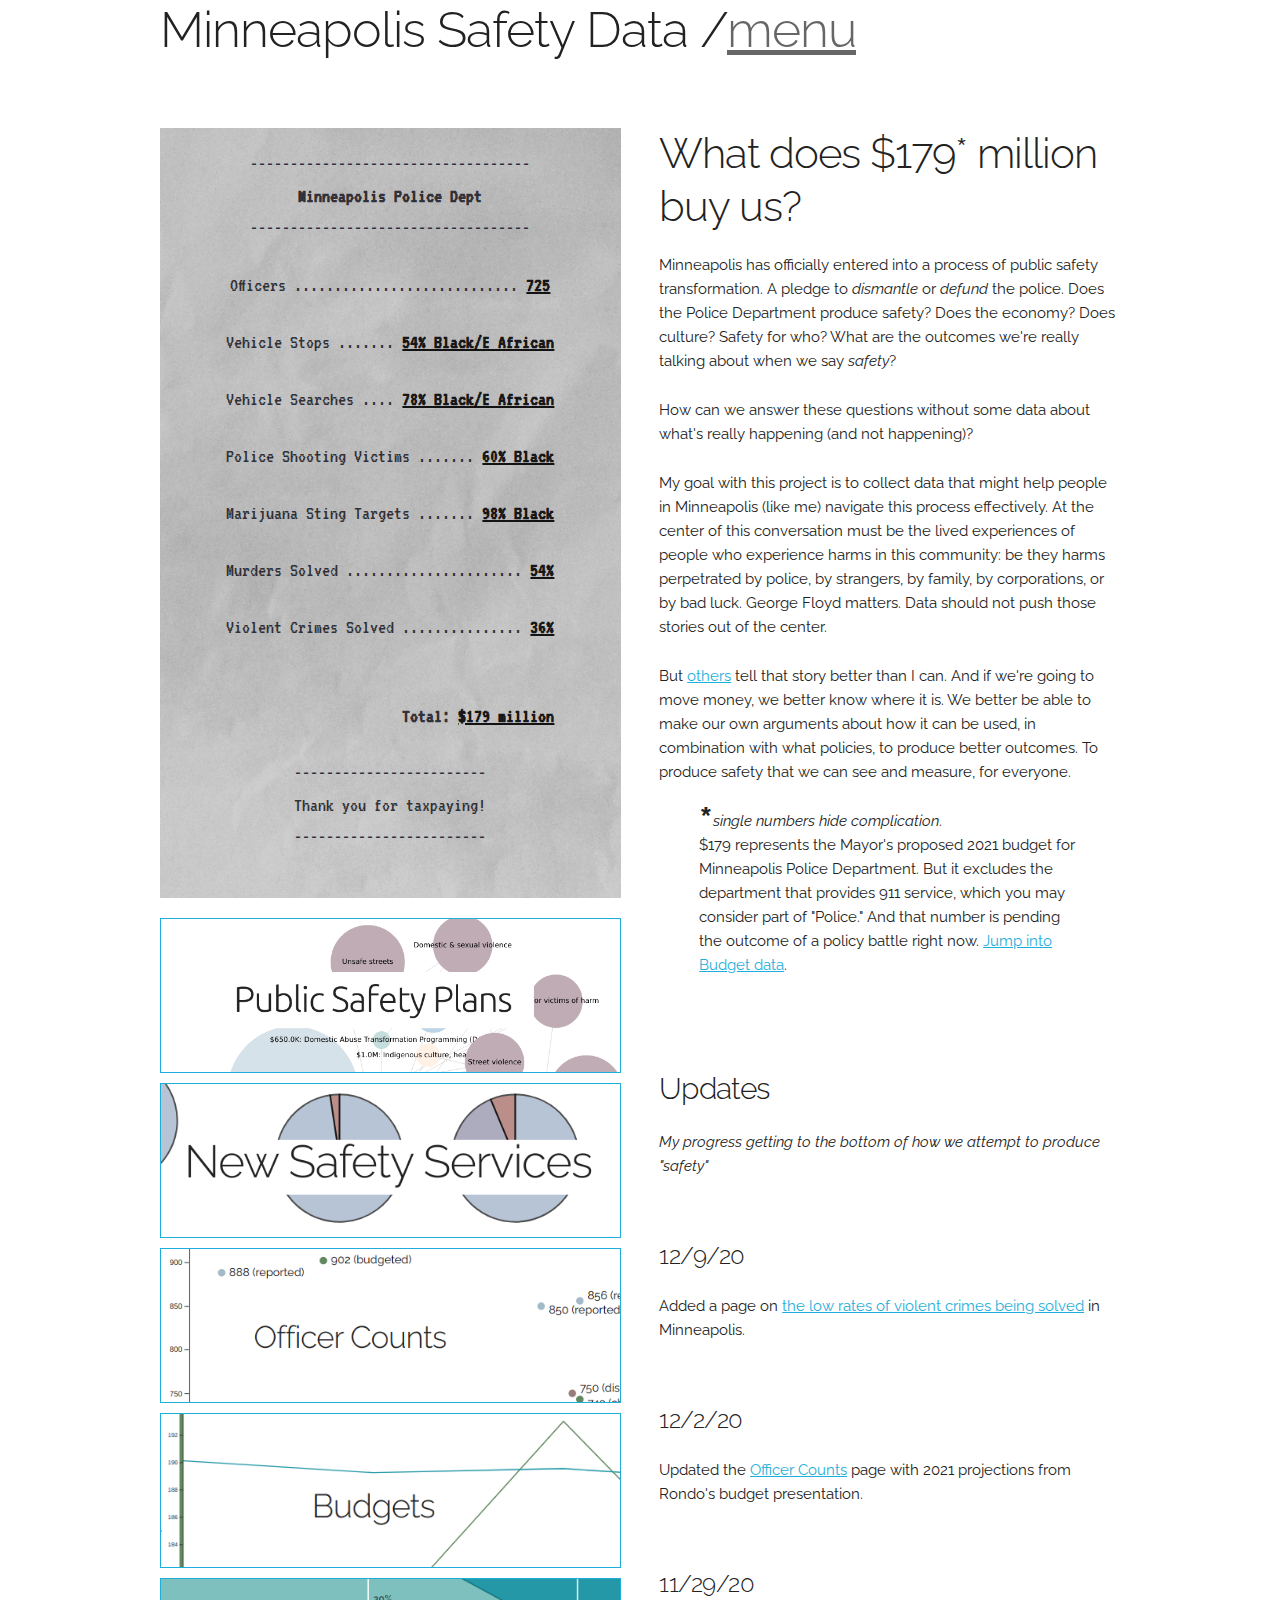
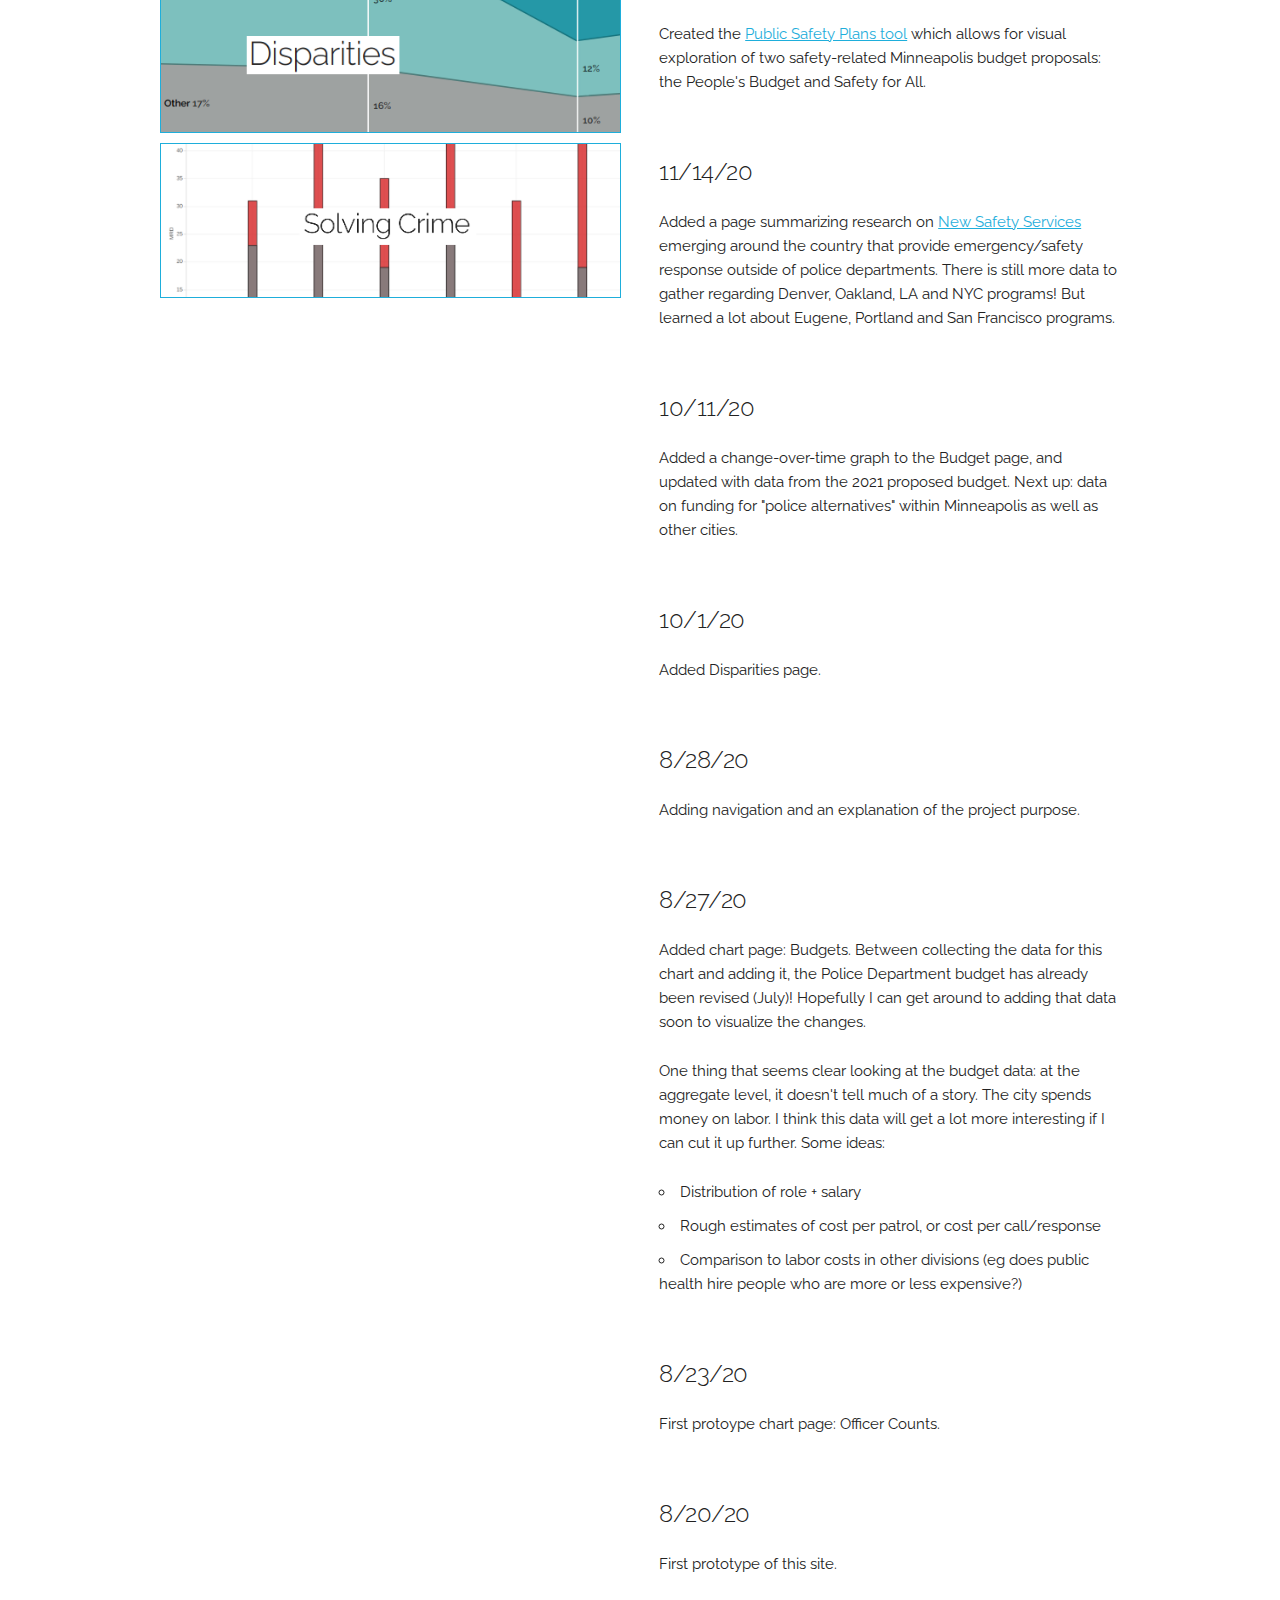
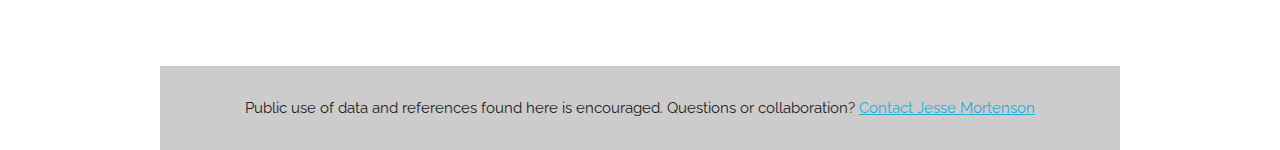
<file: index.html>
<!DOCTYPE html>
<html lang="en">
<head>

  <meta charset="utf-8">
  <title>Minneapolis Safety Data</title>
  <meta name="description" content="Data on Minneapolis safety and police issues, including police budgets, number of officers, disparities of policing impact">
  <meta name="author" content="Jesse Mortenson">

  <meta name="viewport" content="width=device-width, initial-scale=1">

  <link href="//fonts.googleapis.com/css?family=Raleway:400,300,600" rel="stylesheet" type="text/css">
  <link href="//fonts.googleapis.com/css2?family=VT323&display=swap" rel="stylesheet">

  <link rel="stylesheet" href="css/normalize.css">
  <link rel="stylesheet" href="css/skeleton.css">
  <link rel="stylesheet" href="css/mpdata.css">

  <link rel="icon" type="image/png" sizes="32x32" href="/favicon-32x32.png" />
  <link rel="icon" type="image/png" sizes="16x16" href="/favicon-16x16.png" />
  <link rel="apple-touch-icon" sizes="180x180" href="/apple-touch-icon.png" />
  <link rel="mask-icon" href="/safari-pinned-tab.svg" color="#5bbad5" />
  <meta name="theme-color" content="#ffffff" />

  <script async defer data-domain="minneapolissafetydata.com" src="https://plausible.io/js/plausible.js"></script>

</head>
<body>

  <div class="container">
    <div class="row">
      <div class="twelve columns masthead">
        <h1>Minneapolis Safety Data /<a href="#" class="nav-activator">menu</a></h1>
        <nav>
          <ul role="navigation">
            <li><h3><a href="new.html">New Safety Services</a></h3></li>
            <li><h3><a href="officers.html">Officers</a></h3></li>
            <li><h3><a href="budget.html">Budget</a></h3></li>
            <li><h3><a href="disparities.html">Disparities</a></h3></li>
            <li><h3><a href="crimesolving.html">Solving Crime</a></h3></li>
            <li><h3><a href="links.html">More Info</a></h3></li>
          </ul>
        </nav>
      </div>
    </div>

    <div class="row">
      <div class="one-half column first-col">
        <div class="receipt">
          <div class="receipt-content">
            <p>-----------------------------------<br />
            <strong>Minneapolis Police Dept</strong><br />
            -----------------------------------</p>
            <p>Officers ............................ <a href="officers.html"><span id="officer-number">725</span></a></p>
            <p>Vehicle Stops ....... <a href="disparities.html">54% Black/E African</a></p>
            <p>Vehicle Searches .... <a href="disparities.html">78% Black/E African</a></p>
            <p>Police Shooting Victims ....... <a href="disparities.html">60% Black</a></p>
            <p>Marijuana Sting Targets ....... <a href="disparities.html">98% Black</a></p>
            <p>Murders Solved ...................... <a href="crimesolving.html">54%</a></p>
            <p>Violent Crimes Solved ............... <a href="crimesolving.html">36%</a></p>
            <p><br />
            &nbsp;&nbsp;&nbsp;&nbsp;&nbsp;&nbsp;&nbsp;&nbsp;&nbsp;&nbsp;
              &nbsp;&nbsp;&nbsp;&nbsp;&nbsp;&nbsp;&nbsp;&nbsp;&nbsp;&nbsp;
              <strong>Total:</strong> <a href="budget.html">$179 million</a>
            </p>
            <p>------------------------<br />
            Thank you for taxpaying!<br />
            ------------------------</p>
          </div>

          <div class="teasers">
            <a href="https://plans.minneapolissafetydata.com">
              <img src="images/teaser_public_safety_plans.png" alt="Public Safety Plans" />
            </a>
            <a href="new.html">
              <img src="images/teaser_new_services.png" alt="New Safety Services" />
            </a>
            <a href="officers.html">
              <img src="images/teaser_officer_counts.png" alt="Officer Counts" />
            </a>
            <a href="budget.html">
              <img src="images/teaser_budgets.png" alt="Budgets" />
            </a>
            <a href="disparities.html">
              <img src="images/teaser_disparities.png" alt="Disparities" />
            </a>
            <a href="crimesolving.html">
              <img src="images/teaser_crimesolving.png" alt="Solving Crime" />
            </a>
          </div>
        </div>
      </div>

      <div class="one-half column second-col">
        <h2>What does $179* million buy us?</h2>
        <p>
          Minneapolis has officially entered into a process of public safety transformation. A pledge to
          <em>dismantle</em> or <em>defund</em> the police. Does the Police Department produce safety? Does the economy?
          Does culture? Safety for who? What are the outcomes we're really talking about when we say <em>safety</em>?
        </p>
        <p>
          How can we answer these questions without some data about what's really happening (and not happening)?
        </p>
        <p>
          My goal with this project is to collect data that might help people in Minneapolis (like me) navigate this process
          effectively. At the center of this conversation must be the lived experiences of people who experience harms in
          this community: be they harms perpetrated by police, by strangers, by family, by corporations, or by bad luck.
          George Floyd matters. Data should not push those stories out of the center.
        </p>
        <p>
          But <a href="https://www.mpd150.com" target="_blank">others</a> tell that story better than I can. And if we're going to
          move money, we better know where it is. We better be able to make our own arguments about how it can be used,
          in combination with what policies, to produce better outcomes. To produce safety that we can see and measure,
          for everyone.
        </p>
        <blockquote>
          <strong style="font-size: 4rem; float: left; line-height: 24px">*</strong> <em>single numbers hide complication</em>.
          <br />$179 represents the Mayor's proposed 2021 budget for Minneapolis Police
          Department. But it excludes the department that provides 911 service, which you may consider part of
          "Police." And that number is pending the outcome of a policy battle right now. <a href="budget.html">Jump into Budget data</a>.
        </blockquote>

        <div class="progress">
          <h4>Updates</h4>
          <p><em>My progress getting to the bottom of how we attempt to produce "safety"</em></p>

          <div class="entry">
            <h5>12/9/20</h5>
            Added a page on <a href="crimesolving.html">the low rates of violent crimes being solved</a> in Minneapolis.
          </div>

          <div class="entry">
            <h5>12/2/20</h5>
            Updated the <a href="officers.html">Officer Counts</a> page with 2021 projections from Rondo's budget presentation.
          </div>

          <div class="entry">
            <h5>11/29/20</h5>
            Created the <a href="https://plans.minneapolissafetydata.com">Public Safety Plans tool</a> which allows
            for visual exploration of two safety-related Minneapolis budget proposals: the People's Budget and Safety for All.
          </div>

          <div class="entry">
            <h5>11/14/20</h5>
            Added a page summarizing research on <a href="new.html">New Safety Services</a> emerging around the country
            that provide emergency/safety response outside of police departments. There is still more data to gather
            regarding Denver, Oakland, LA and NYC programs! But learned a lot about Eugene, Portland and San Francisco programs.
          </div>

          <div class="entry">
            <h5>10/11/20</h5>
            <p>
              Added a change-over-time graph to the Budget page, and updated with data from the 2021 proposed budget.
              Next up: data on funding for "police alternatives" within Minneapolis as well as other cities.
            </p>
          </div>

          <div class="entry">
            <h5>10/1/20</h5>
            <p>
              Added Disparities page.
            </p>
          </div>

          <div class="entry">
            <h5>8/28/20</h5>
            <p>
              Adding navigation and an explanation of the project purpose.
            </p>
          </div>

          <div class="entry">
            <h5>8/27/20</h5>
            <p>
              Added chart page: Budgets. Between collecting the data for this chart and adding it, the Police Department
              budget has already been revised (July)! Hopefully I can get around to adding that data soon to visualize
              the changes.
            </p>

            <p>
              One thing that seems clear looking at the budget data: at the aggregate level, it doesn't tell much of a
              story. The city spends money on labor. I think this data will get a lot more interesting if I can cut it up
              further. Some ideas:
            </p>
            <ul>
              <li>Distribution of role + salary</li>
              <li>Rough estimates of cost per patrol, or cost per call/response</li>
              <li>Comparison to labor costs in other divisions (eg does public health hire people who are more or less
              expensive?)</li>
            </ul>
          </div>

          <div class="entry">
            <h5>8/23/20</h5>
            <p>First protoype chart page: Officer Counts.</p>
          </div>

          <div class="entry">
            <h5>8/20/20</h5>
            <p>First prototype of this site.</p>
          </div>
        </div>
      </div>

    </div>

    <div class="row">
      <footer>
          Public use of data and references found here is encouraged.
          Questions or collaboration?
          <a href="mailto:jessemortenson+safetydata@gmail.com">Contact Jesse Mortenson</a>
      </footer>
    </div>
  </div>

  <script src="js/mpdata.js"></script>
  <script type="text/javascript">
    const frontPageEvents = () => {
      const animateOfficerNumber = () => {
        const numbers = [725, 650, 850, 856, 750, 743, 750];
        const officerNumberElem = document.querySelector('#officer-number');
        const currentNumber = Number.parseInt(officerNumberElem.textContent, 10);
        const getRandomNumber = () => numbers[Math.floor(Math.random() * numbers.length)];
        let randomNumber = getRandomNumber();
        while (randomNumber === currentNumber) {
          randomNumber = getRandomNumber();
        }
        officerNumberElem.textContent = `${randomNumber}`;
      }
      setInterval(animateOfficerNumber, 1000);
    }
    if (document.readyState!=='loading') frontPageEvents();
    else if (document.addEventListener) document.addEventListener('DOMContentLoaded', frontPageEvents);
    else document.attachEvent('onreadystatechange', function(){
        if (document.readyState==='complete') frontPageEvents();
    });
  </script>
</body>
</html>
</file>
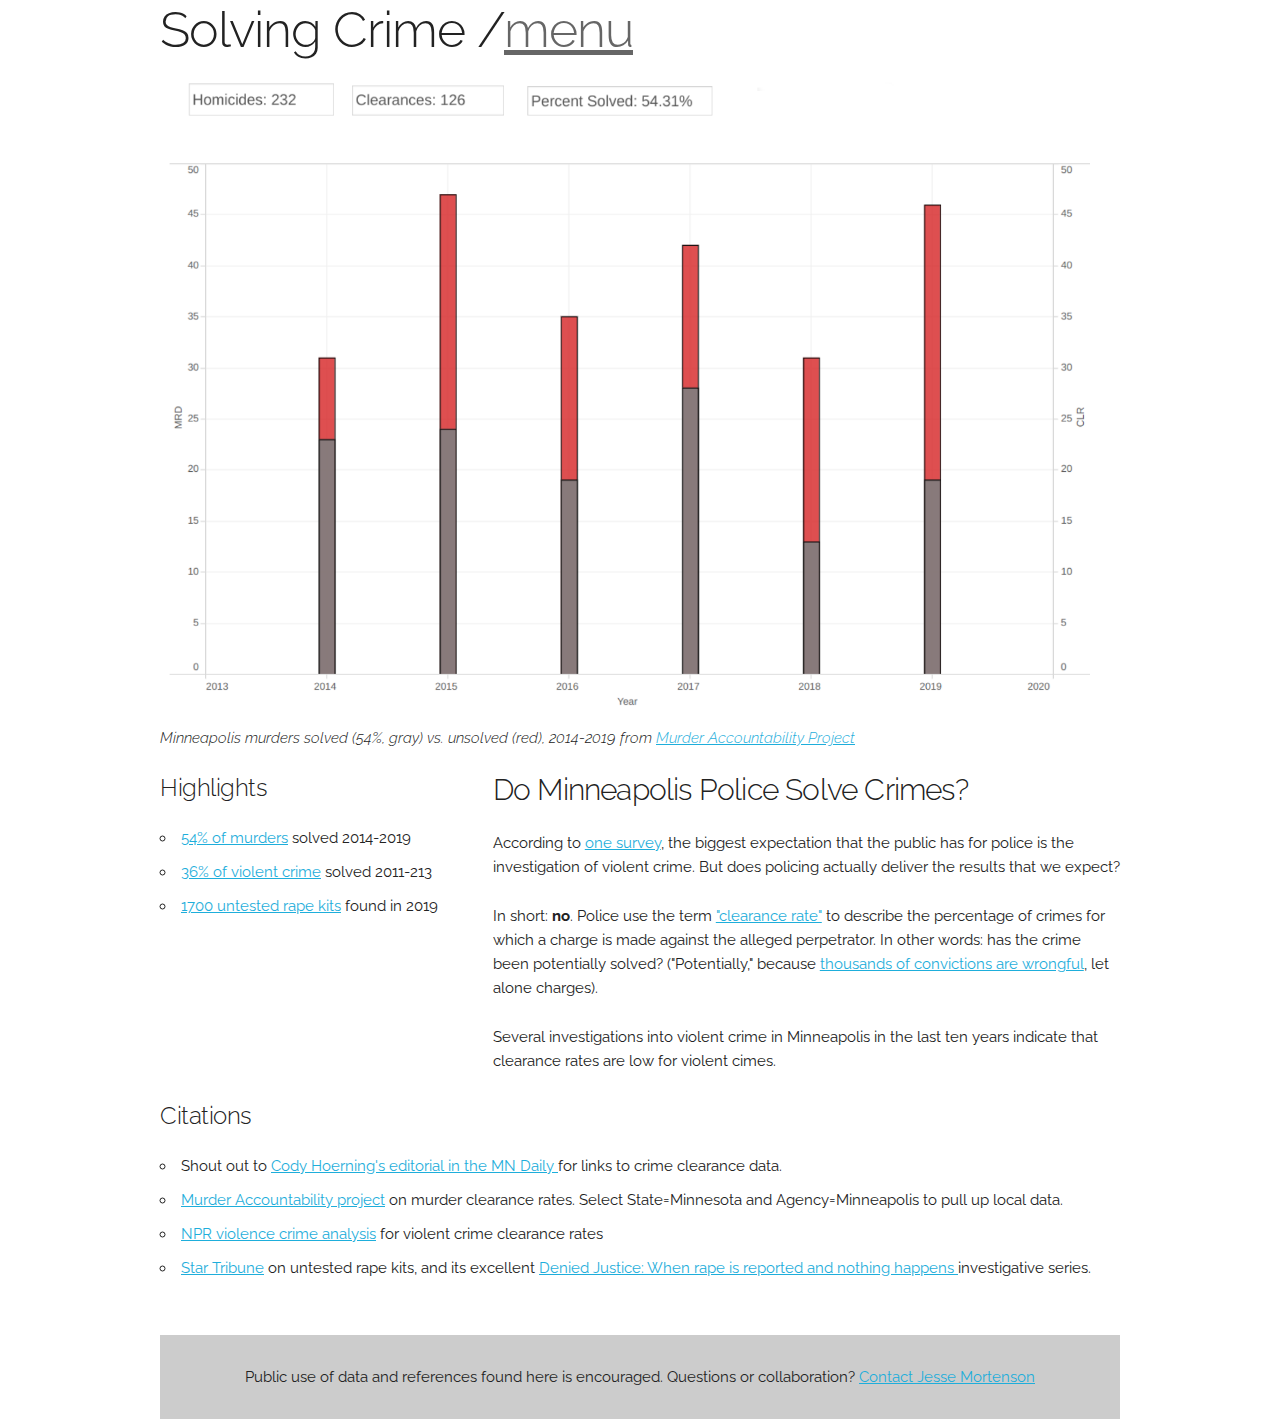
<file: crimesolving.html>
<!DOCTYPE html>
<html lang="en">
<head>

    <meta charset="utf-8">
    <title>Crime Solving - Minneapolis Safety Data</title>
    <meta name="description" content="Data on Minneapolis safety and police issues, including police budgets, number of officers, disparities of policing impact">
    <meta name="author" content="Jesse Mortenson">

    <meta name="viewport" content="width=device-width, initial-scale=1">

    <link href="//fonts.googleapis.com/css?family=Raleway:400,300,600" rel="stylesheet" type="text/css">
    <link href="//fonts.googleapis.com/css2?family=VT323&display=swap" rel="stylesheet">

    <link rel="stylesheet" href="css/normalize.css">
    <link rel="stylesheet" href="css/skeleton.css">
    <link rel="stylesheet" href="css/mpdata.css">

    <link rel="icon" type="image/png" sizes="32x32" href="/favicon-32x32.png" />
    <link rel="icon" type="image/png" sizes="16x16" href="/favicon-16x16.png" />
    <link rel="apple-touch-icon" sizes="180x180" href="/apple-touch-icon.png" />
    <link rel="mask-icon" href="/safari-pinned-tab.svg" color="#5bbad5" />
    <meta name="theme-color" content="#ffffff" />

    <script async defer data-domain="minneapolissafetydata.com" src="https://plausible.io/js/plausible.js"></script>

</head>
<body>

<div class="container">
    <div class="row">
        <div class="twelve columns masthead">
            <h1>Solving Crime /<a href="#" class="nav-activator">menu</a></h1>
            <nav>
                <ul role="navigation">
                    <li><h3><a href="index.html">Home</a></h3></li>
                    <li><h3><a href="new.html">New Safety Services</a></h3></li>
                    <li><h3><a href="officers.html">Officers</a></h3></li>
                    <li><h3><a href="budget.html">Budget</a></h3></li>
                    <li><h3><a href="disparities.html">Disparities</a></h3></li>
                    <li><h3><a href="links.html">More Info</a></h3></li>
                </ul>
            </nav>
        </div>
    </div>

    <div class="row">
        <div class="twelve columns">
            <div id="chart">
                <img src="images/chart_murder_clearance.png" style="max-width: 100%" />
            </div>
        </div>
    </div>
    <div class="row">
        <div class="twelve columns chart-title">
            <h6><em>Minneapolis murders solved (54%, gray) vs. unsolved (red), 2014-2019 from <a href="http://www.murderdata.org/p/blog-page.html?m=1" target="_blank">
                Murder Accountability Project
            </a></em></h6>
        </div>
    </div>

    <div class="row">
        <div class="four columns">
            <h5>Highlights</h5>
            <ul>
                <li><a href="http://www.murderdata.org/p/blog-page.html?m=1" target="_blank">54% of murders</a> solved 2014-2019</li>
                <li><a href="https://www.npr.org/2015/03/30/395799413/how-many-crimes-do-your-police-clear-now-you-can-find-out" target="_blank">36% of violent crime</a> solved 2011-213</li>
                <li>
                    <a href="https://www.startribune.com/minneapolis-police-discover-1-700-untested-rape-kits-spanning-30-years/564989082/">1700 untested rape kits</a> found in 2019
                </li>
            </ul>
        </div>

        <div class="eight columns">
            <h4>Do Minneapolis Police Solve Crimes?</h4>
            <p>
                According to <a href="https://www.cato.org/survey-reports/policing-america" target="_blank">one survey</a>,
                the biggest expectation that the public has for police is the investigation of violent crime. But does policing
                actually deliver the results that we expect?
            </p>
            <p>
                In short: <strong>no</strong>. Police use the term
                <a href="https://en.wikipedia.org/wiki/Clearance_rate" target="_blank">"clearance rate"</a>
                to describe the percentage of crimes
                for which a charge is made against the alleged perpetrator. In other words: has the crime been potentially
                solved? ("Potentially," because
                <a href="https://www.law.umich.edu/special/exoneration/Pages/about.aspx" target="_blank">thousands of convictions are wrongful</a>,
                let alone charges).
            </p>
            <p>
                Several investigations into violent crime in Minneapolis in the last ten years indicate that
                clearance rates are low for violent cimes.
            </p>
        </div>
    </div>

    <div class="row">
        <div class="twelve columns">
            <h5>Citations</h5>
            <ul>
                <li>
                    Shout out to
                    <a href="https://mndaily.com/264417/opinion/we-need-to-re-energize-to-change-public-safety/" target="_blank">
                        Cody Hoerning's editorial in the MN Daily
                    </a>
                    for links to crime clearance data.
                </li>
                <li>
                    <a href="http://www.murderdata.org/p/blog-page.html?m=1" target="_blank">Murder Accountability project</a>
                    on murder clearance rates. Select State=Minnesota and Agency=Minneapolis to pull up local data.
                </li>
                <li>
                    <a href="https://www.npr.org/2015/03/30/395799413/how-many-crimes-do-your-police-clear-now-you-can-find-out" target="_blank">NPR violence crime analysis</a>
                    for violent crime clearance rates
                </li>
                <li>
                    <a href="https://www.startribune.com/minneapolis-police-discover-1-700-untested-rape-kits-spanning-30-years/564989082/">Star Tribune</a>
                    on untested rape kits, and its excellent
                    <a href="https://www.startribune.com/denied-justice-series-when-rape-is-reported-and-nothing-happens-minnesota-police-sexual-assault-investigations/487400761/" target="_blank">
                        Denied Justice: When rape is reported and nothing happens
                    </a>
                    investigative series.
                </li>
            </ul>
        </div>
    </div>

    <div class="row">
        <footer>
            Public use of data and references found here is encouraged.
            Questions or collaboration?
            <a href="mailto:jessemortenson+safetydata@gmail.com">Contact Jesse Mortenson</a>
        </footer>
    </div>
</div>

<script src="js/mpdata.js"></script>
<!--<script src="https://d3js.org/d3.v5.min.js"></script>-->
<!--<script src="https://d3js.org/d3-time.v2.min.js"></script>-->
<!--<script src="https://unpkg.com/d3-sankey@0"></script>-->
<script type="text/javascript">
  drawCharts() {
    // nothing
  }

  // load chart when DOM is ready
  if (document.readyState!=='loading') drawCharts();
  else if (document.addEventListener) document.addEventListener('DOMContentLoaded', drawCharts);
  else document.attachEvent('onreadystatechange', function(){
      if (document.readyState==='complete') drawCharts();
    });
</script>
</body>
</html>
</file>
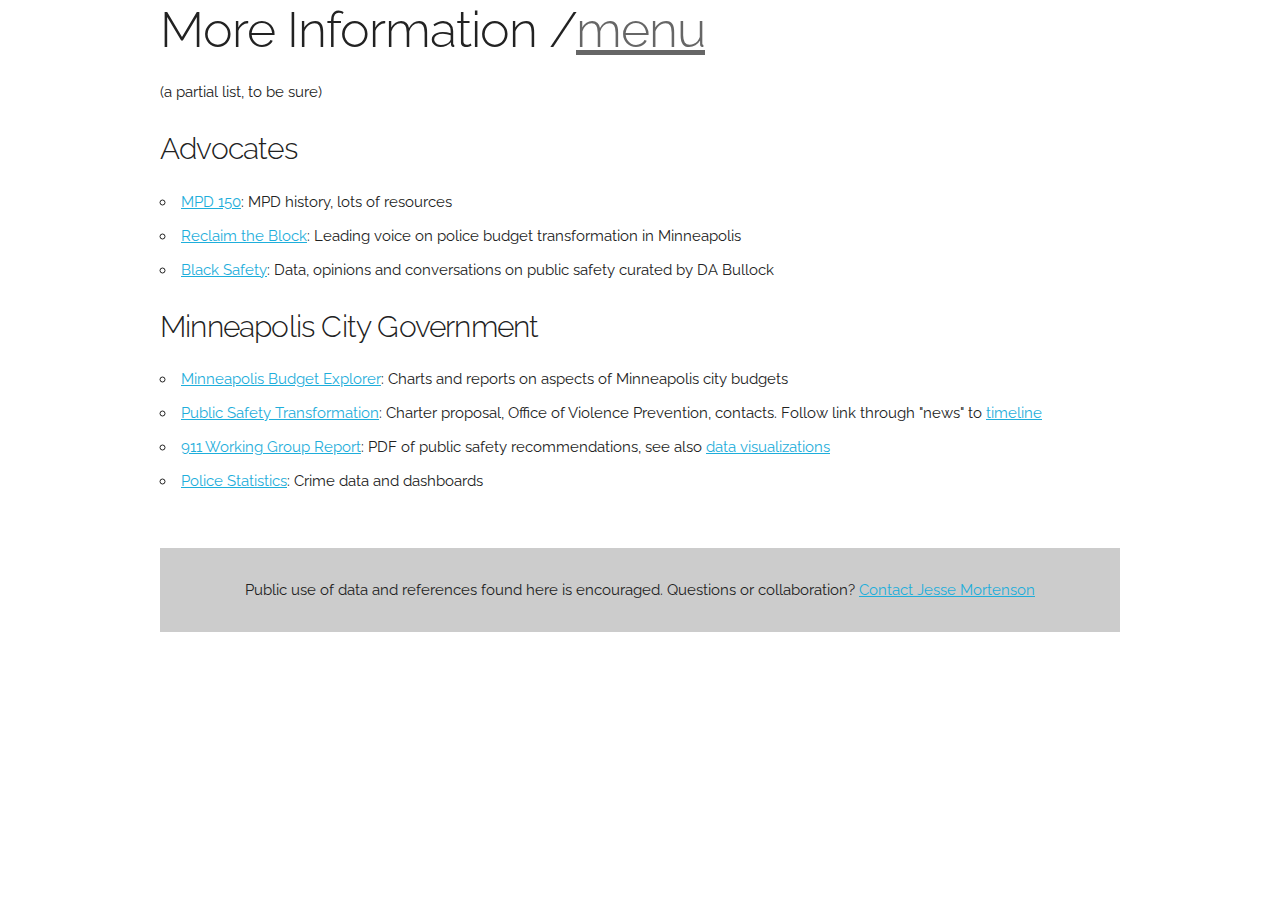
<file: links.html>
<!DOCTYPE html>
<html lang="en">
<head>

    <meta charset="utf-8">
    <title>Minneapolis Safety Data</title>
    <meta name="description" content="Data on Minneapolis safety and police issues, including police budgets, number of officers, disparities of policing impact">
    <meta name="author" content="Jesse Mortenson">

    <meta name="viewport" content="width=device-width, initial-scale=1">

    <link href="//fonts.googleapis.com/css?family=Raleway:400,300,600" rel="stylesheet" type="text/css">
    <link href="//fonts.googleapis.com/css2?family=VT323&display=swap" rel="stylesheet">

    <link rel="stylesheet" href="css/normalize.css">
    <link rel="stylesheet" href="css/skeleton.css">
    <link rel="stylesheet" href="css/mpdata.css">

    <link rel="icon" type="image/png" sizes="32x32" href="/favicon-32x32.png" />
    <link rel="icon" type="image/png" sizes="16x16" href="/favicon-16x16.png" />
    <link rel="apple-touch-icon" sizes="180x180" href="/apple-touch-icon.png" />
    <link rel="mask-icon" href="/safari-pinned-tab.svg" color="#5bbad5" />
    <meta name="theme-color" content="#ffffff" />

    <script async defer data-domain="minneapolissafetydata.com" src="https://plausible.io/js/plausible.js"></script>

</head>
<body>

    <div class="container">
        <div class="row">
            <div class="twelve columns masthead">
                <h1>More Information /<a href="#" class="nav-activator">menu</a></h1>
                <nav>
                    <ul role="navigation">
                        <li><h3><a href="index.html">Home</a></h3></li>
                        <li><h3><a href="new.html">New Safety Services</a></h3></li>
                        <li><h3><a href="officers.html">Officers</a></h3></li>
                        <li><h3><a href="budget.html">Budget</a></h3></li>
                        <li><h3><a href="disparities.html">Disparities</a></h3></li>
                        <li><h3><a href="crimesolving.html">Solving Crime</a></h3></li>
                    </ul>
                </nav>
            </div>
        </div>

        <div class="row">
            <div class="twelve columns">
                <p>(a partial list, to be sure)</p>
                <h4>Advocates</h4>
                <ul>
                    <li>
                        <a href="https://www.mpd150.com/" target="_blank">MPD 150</a>:
                        MPD history, lots of resources
                    </li>
                    <li>
                        <a href="https://www.reclaimtheblock.org/home" target="_blank">Reclaim the Block</a>:
                        Leading voice on police budget transformation in Minneapolis
                    </li>
                    <li>
                        <a href="https://blackmplspublicsafetyconvo.org/" target="_blank">Black Safety</a>:
                        Data, opinions and conversations on public safety curated by DA Bullock
                    </li>
                </ul>

                <h4>Minneapolis City Government</h4>
                <ul>
                    <li>
                        <a href="https://minneapolismn.opengov.com/transparency" target="_blank">Minneapolis Budget Explorer</a>:
                        Charts and reports on aspects of Minneapolis city budgets
                    </li>
                    <li>
                        <a href="http://www2.minneapolismn.gov/minneapolisforward/WCMSP-224910" target="_blank">Public Safety Transformation</a>:
                        Charter proposal, Office of Violence Prevention, contacts. Follow link through "news" to
                        <a href="http://news.minneapolismn.gov/2020/09/29/office-of-violence-prevention-presents-community-engagement-timeline-for-transforming-public-safety-work/" target="_blank">timeline</a>
                    </li>
                    <li>
                        <a href="https://lims.minneapolismn.gov/Download/File/3043/MPD%20911%20Workgroup%20Recommendations%20Presentation.pdf" target="_blank">911 Working Group Report</a>:
                        PDF of public safety recommendations, see also <a href="https://tableau.minneapolismn.gov/views/911MPDWorkgroupDataOverview/1-TypesofCallsforService?iframeSizedToWindow=true&%3Aembed=y&%3AshowAppBanner=false&%3Adisplay_count=no&%3AshowVizHome=no&%3Aorigin=viz_share_link" target="_blank">data visualizations</a>
                    </li>
                    <li>
                        <a href="http://www2.minneapolismn.gov/police/statistics/" target="_blank">Police Statistics</a>:
                        Crime data and dashboards
                    </li>
                </ul>
            </div>
        </div>

        <div class="row">
            <footer>
                Public use of data and references found here is encouraged.
                Questions or collaboration?
                <a href="mailto:jessemortenson+safetydata@gmail.com">Contact Jesse Mortenson</a>
            </footer>
        </div>
    </div>

    <script src="js/mpdata.js"></script>
</body>
</html>
</file>
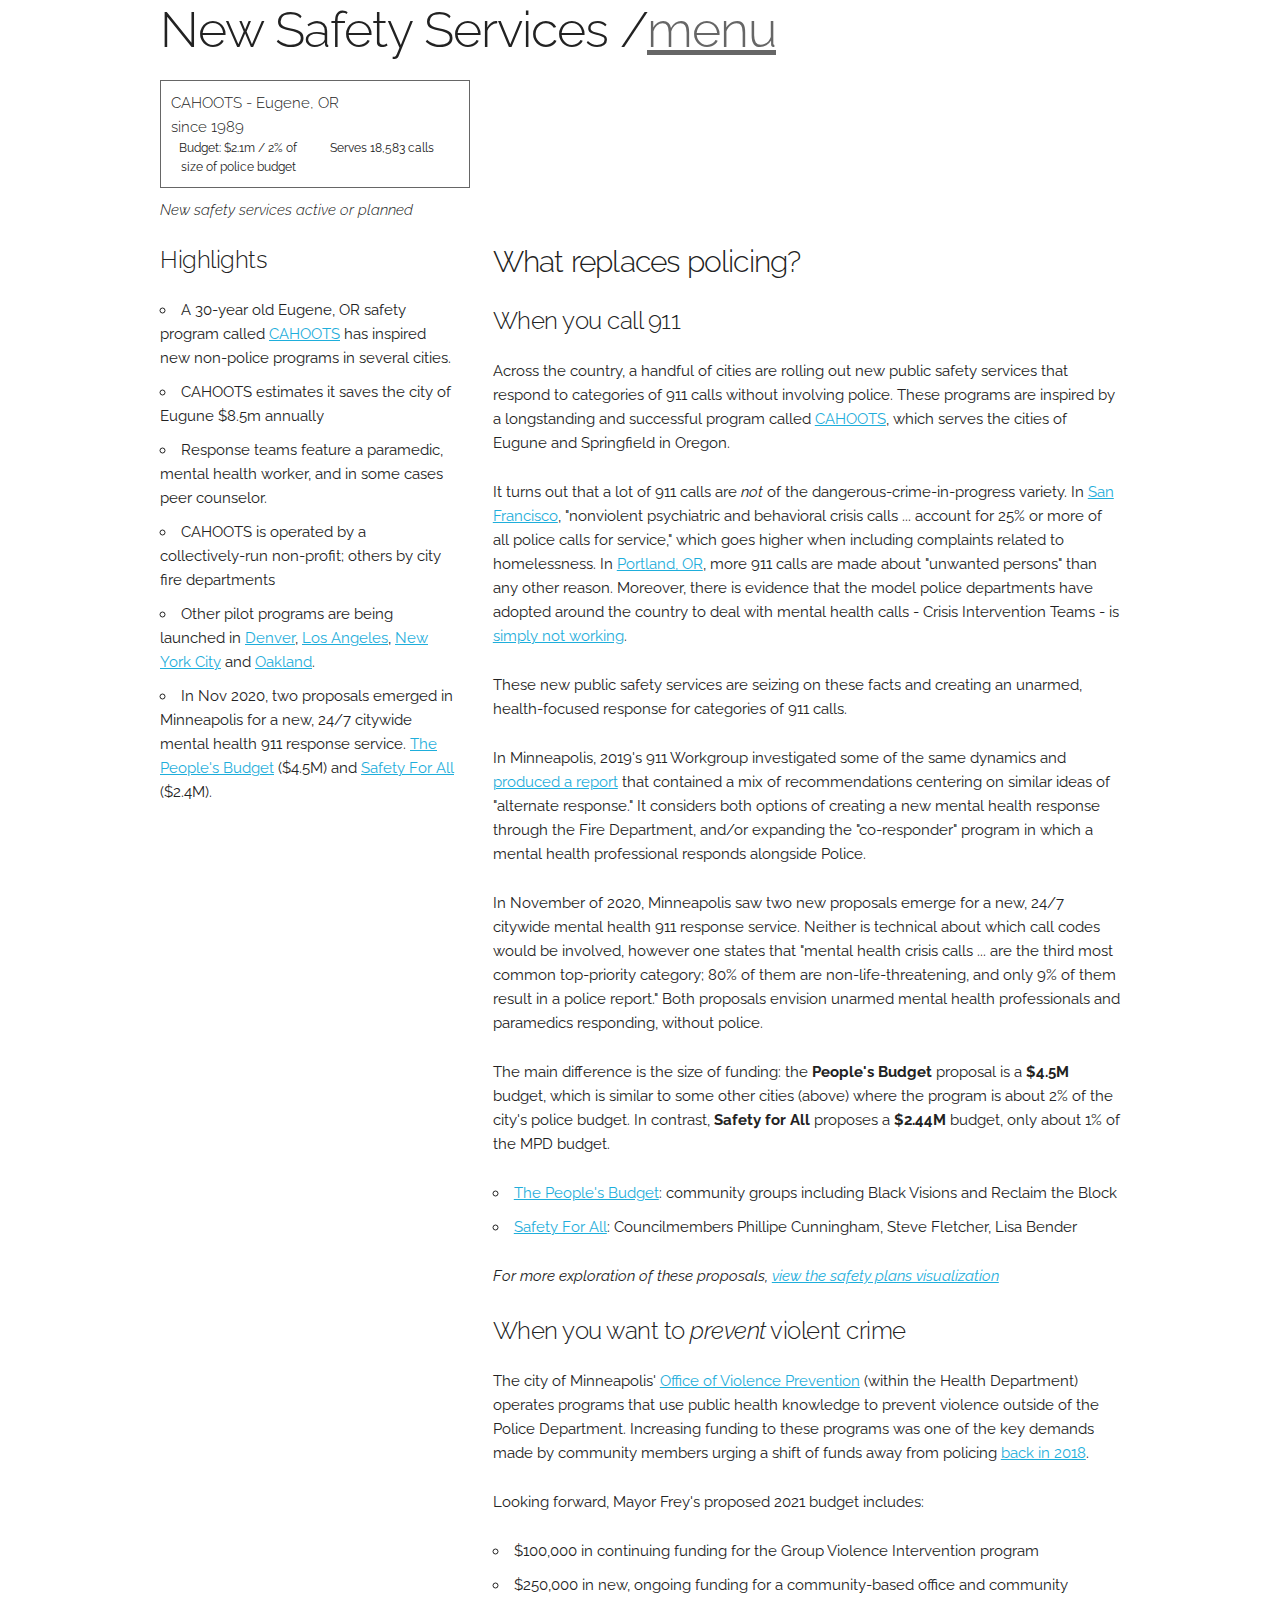
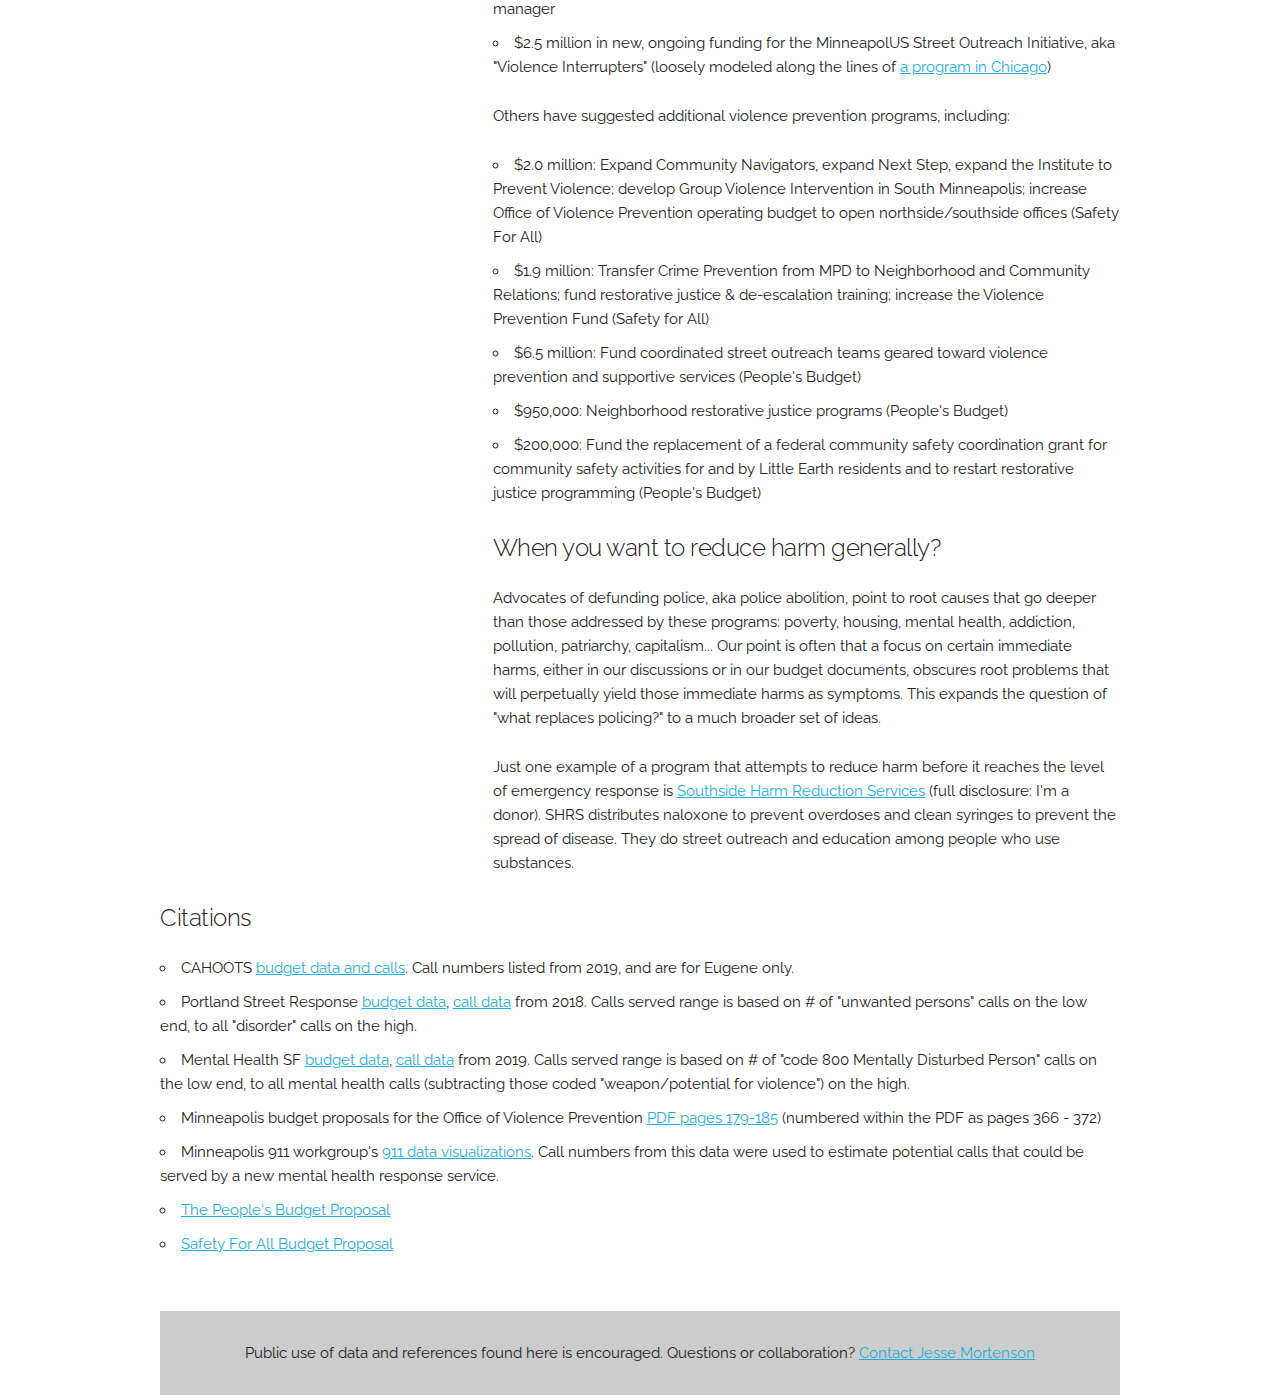
<file: new.html>
<!DOCTYPE html>
<html lang="en">
<head>

    <meta charset="utf-8">
    <title>New Safety Services - Minneapolis Safety Data</title>
    <meta name="description" content="Data on Minneapolis safety and police issues, including police budgets, number of officers, disparities of policing impact">
    <meta name="author" content="Jesse Mortenson">

    <meta name="viewport" content="width=device-width, initial-scale=1">

    <link href="//fonts.googleapis.com/css?family=Raleway:400,300,600" rel="stylesheet" type="text/css">
    <link href="//fonts.googleapis.com/css2?family=VT323&display=swap" rel="stylesheet">

    <link rel="stylesheet" href="css/normalize.css">
    <link rel="stylesheet" href="css/skeleton.css">
    <link rel="stylesheet" href="css/mpdata.css">

    <link rel="icon" type="image/png" sizes="32x32" href="/favicon-32x32.png" />
    <link rel="icon" type="image/png" sizes="16x16" href="/favicon-16x16.png" />
    <link rel="apple-touch-icon" sizes="180x180" href="/apple-touch-icon.png" />
    <link rel="mask-icon" href="/safari-pinned-tab.svg" color="#5bbad5" />
    <meta name="theme-color" content="#ffffff" />

    <script async defer data-domain="minneapolissafetydata.com" src="https://plausible.io/js/plausible.js"></script>

</head>
<body>

<div class="container">
    <div class="row">
        <div class="twelve columns masthead">
            <h1>New Safety Services /<a href="#" class="nav-activator">menu</a></h1>
            <nav>
                <ul role="navigation">
                    <li><h3><a href="index.html">Home</a></h3></li>
                    <li><h3><a href="officers.html">Officers</a></h3></li>
                    <li><h3><a href="budget.html">Budget</a></h3></li>
                    <li><h3><a href="disparities.html">Disparities</a></h3></li>
                    <li><h3><a href="crimesolving.html">Solving Crime</a></h3></li>
                    <li><h3><a href="links.html">More Info</a></h3></li>
                </ul>
            </nav>
        </div>
    </div>

    <div class="row">
        <div class="twelve columns">
            <div id="chart"></div>
        </div>
    </div>

    <div class="row">
        <div class="twelve columns chart-title">
            <h6><em>New safety services active or planned</em></h6>
        </div>
    </div>

    <div class="row">
        <div class="four columns">
            <h5>Highlights</h5>
            <ul>
                <li>
                    A 30-year old Eugene, OR safety program called
                    <a href="https://www.hcn.org/issues/52.7/public-health-theres-already-an-alternative-to-calling-the-police" target="_blank">CAHOOTS</a>
                    has inspired new non-police programs in several cities.
                </li>
                <li>
                    CAHOOTS estimates it saves the city of Eugune $8.5m annually
                </li>
                <li>
                    Response teams feature a paramedic, mental health worker, and in some cases peer counselor.
                </li>
                <li>
                    CAHOOTS is operated by a collectively-run non-profit; others by city fire departments
                </li>
                <li>
                    Other pilot programs are being launched in
                    <a href="http://www.denverjusticeproject.org/2020/06/08/press-release-alternative-public-health-emergency-response-pilot-launches-in-denver/">Denver</a>,
                    <a href="https://abc7.com/lapd-la-city-council-defund-the-police-nonviolent-911-calls/7027406/" target="_blank">Los Angeles</a>,
                    <a href="https://www.bloomberg.com/news/articles/2020-11-13/nyc-pilot-sends-health-workers-in-place-of-police" target="_blank">New York City</a>
                    and
                    <a href="https://www.kron4.com/news/bay-area/oakland-considers-policing-model-involving-civilians-responding-to-specific-911-calls/" target="_blank">Oakland</a>.
                </li>
                <li>
                    In Nov 2020, two proposals emerged in Minneapolis for a new, 24/7 citywide mental health 911 response service.
                    <a href="https://docs.google.com/document/d/16-3SKF5E040Zax0nemxedPWRRsv3FJgStKO4s0lCeWw/edit" target="_blank">The People's Budget</a>
                    ($4.5M) and
                    <a href="https://beta.documentcloud.org/documents/20417659-2020-11-27-minneapolis-safety-for-all-budget-proposal" target="_blank">Safety For All</a>
                    ($2.4M).
                </li>
            </ul>
        </div>

        <div class="eight columns">
            <h4>What replaces policing?</h4>
            <h5>When you call 911</h5>
            <p>
                Across the country, a handful of cities are rolling out new public safety services that respond to
                categories of 911 calls without involving police. These programs are inspired by a longstanding and
                successful program called
                <a href="https://www.hcn.org/issues/52.7/public-health-theres-already-an-alternative-to-calling-the-police" target="_blank">CAHOOTS</a>,
                which serves the cities of Eugune and Springfield
                in Oregon.
            </p>
            <p>
                It turns out that a lot of 911 calls are <em>not</em> of the dangerous-crime-in-progress variety. In
                <a href="https://www.npr.org/2020/10/19/924146486/removing-cops-from-behavioral-crisis-calls-we-need-to-change-the-model" target="_blank">
                    San Francisco</a>, "nonviolent psychiatric and behavioral crisis calls ... account for 25% or more of all police
                calls for service," which goes higher when including complaints related to homelessness. In
                <a href="https://www.wweek.com/news/2019/02/06/portlanders-call-911-to-report-unwanted-people-more-than-any-other-reason-we-listened-in/" target="_blank">
                    Portland, OR</a>, more 911 calls are made about "unwanted persons" than any other reason. Moreover, there is
                evidence that the model police departments have adopted around the country to deal with
                mental health calls - Crisis Intervention Teams - is
                <a href="https://www.npr.org/2020/09/18/913229469/mental-health-and-police-violence-how-crisis-intervention-teams-are-failing" target="_blank">
                    simply not working</a>.
            </p>
            <p>
                These new public safety
                services are seizing on these facts and creating an unarmed, health-focused response for categories of
                911 calls.
            </p>
            <p>
                In Minneapolis, 2019's 911 Workgroup investigated some of the same dynamics and
                <a href="https://lims.minneapolismn.gov/Download/File/3043/MPD%20911%20Workgroup%20Recommendations%20Presentation.pdf" target="_blank">produced a report</a>
                that contained a mix of recommendations centering on similar ideas of "alternate response." It considers
                both options of creating a new mental health response through the Fire Department, and/or expanding
                the "co-responder" program in which a mental health professional responds alongside Police.
            </p>
            <p>
                In November of 2020, Minneapolis saw two new proposals emerge for a new, 24/7 citywide mental health 911 response
                service. Neither is technical about which call codes would be involved, however one states that
                "mental health crisis calls ... are the third most common top-priority category; 80% of them are
                non-life-threatening, and only 9% of them result in a police report." Both proposals envision unarmed
                mental health professionals and paramedics responding, without police.
            </p>
            <p>
                The main difference is the size of funding: the <strong>People's Budget</strong> proposal is a <strong>$4.5M</strong>
                budget, which is similar to some other cities (above) where the program is about 2% of the city's police
                budget. In contrast, <strong>Safety for All</strong> proposes a <strong>$2.44M</strong> budget, only about
                1% of the MPD budget.
            </p>
            <ul>
                <li>
                    <a href="https://docs.google.com/document/d/16-3SKF5E040Zax0nemxedPWRRsv3FJgStKO4s0lCeWw/edit" target="_blank">The People's Budget</a>:
                    community groups including Black Visions and Reclaim the Block
                </li>
                <li>
                    <a href="https://beta.documentcloud.org/documents/20417659-2020-11-27-minneapolis-safety-for-all-budget-proposal" target="_blank">Safety For All</a>:
                    Councilmembers Phillipe Cunningham, Steve Fletcher, Lisa Bender
                </li>
            </ul>
            <p>
                <em>For more exploration of these proposals, <a href="https://plans.minneapolissafetydata.com">view the safety plans visualization</a></em>
            </p>

            <h5>When you want to <em>prevent</em> violent crime</h5>
            <p>The city of Minneapolis'
                <a href="http://www2.minneapolismn.gov/minneapolisforward/violenceprevention" target="_blank">Office of Violence Prevention</a>
                (within the Health Department) operates programs that use public health knowledge to prevent violence outside
                of the Police Department. Increasing funding to these programs was one of the key demands made by
                community members urging a shift of funds away from policing
                <a href="https://www.startribune.com/minneapolis-council-trims-police-budget-increase-to-fund-anti-violence-efforts/501681431/" target="_blank">back in 2018</a>.
            </p>
            <p>
                Looking forward, Mayor Frey's proposed 2021 budget includes:
            </p>
            <ul>
                <li>$100,000 in continuing funding for the Group Violence Intervention program</li>
                <li>$250,000 in new, ongoing funding for a community-based office and community manager</li>
                <li>
                    $2.5 million in new, ongoing funding for the MinneapolUS Street Outreach Initiative, aka "Violence Interrupters"
                    (loosely modeled along the lines of <a href="https://www.pbs.org/wgbh/frontline/film/interrupters/" target="_blank">a program in Chicago</a>)
                </li>
            </ul>
            <p>Others have suggested additional violence prevention programs, including:</p>
            <ul>
                <li>$2.0 million: Expand Community Navigators, expand Next Step, expand the Institute to Prevent Violence;
                    develop Group Violence Intervention in South Minneapolis; increase Office of Violence Prevention operating
                budget to open northside/southside offices (Safety For All)</li>
                <li>$1.9 million: Transfer Crime Prevention from MPD to Neighborhood and Community Relations; fund restorative
                justice & de-escalation training; increase the Violence Prevention Fund (Safety for All)</li>
                <li>$6.5 million: Fund coordinated street outreach teams geared toward violence prevention and supportive services (People's Budget)</li>
                <li>$950,000: Neighborhood restorative justice programs (People's Budget)</li>
                <li>$200,000: Fund the replacement of a federal community safety coordination grant for community safety
                    activities for and by Little Earth residents and to restart restorative justice programming (People's Budget)</li>
            </ul>
            <h5>When you want to reduce harm generally?</h5>
            <p>
                Advocates of defunding police, aka police abolition, point to root causes that go deeper than those
                addressed by these programs: poverty, housing, mental health, addiction, pollution, patriarchy, capitalism...
                Our point is often that a focus on certain immediate harms, either in our discussions or in our budget
                documents, obscures root problems that will perpetually yield those immediate harms as symptoms. This
                expands the question of "what replaces policing?" to a much broader set of ideas.
            </p>
            <p>
                Just one example of a program that attempts to reduce harm before it reaches the level of emergency response
                is <a href="https://southsideharmreduction.org/" target="_blank">Southside Harm Reduction Services</a>
                (full disclosure: I'm a donor).
                SHRS distributes naloxone to prevent overdoses and clean syringes to prevent the spread of disease. They
                do street outreach and education among people who use substances.
            </p>
        </div>
    </div>

    <div class="row">
        <div class="twelve columns">
            <h5>Citations</h5>
            <ul>
                <li>
                    CAHOOTS <a href="https://whitebirdclinic.org/what-is-cahoots/" target="_blank">budget data and calls</a>.
                    Call numbers listed from 2019, and are for Eugene only.
                </li>
                <li>
                    Portland Street Response
                    <a href="https://www.streetroots.org/news/2020/06/18/portland-street-response-funded-and-its-success-all-us" target="_blank">budget data</a>,
                    <a href="https://www.wweek.com/news/2019/02/06/portlanders-call-911-to-report-unwanted-people-more-than-any-other-reason-we-listened-in/" target="_blank">call data</a>
                    from 2018. Calls served range is based on # of "unwanted persons" calls on the low end, to all "disorder" calls on the high.
                </li>
                <li>
                    Mental Health SF
                    <a href="https://www.npr.org/2020/10/19/924146486/removing-cops-from-behavioral-crisis-calls-we-need-to-change-the-model" target="_blank">budget data</a>,
                    <a href="https://sfgov.org/policecommission/sites/default/files/Documents/PoliceCommission/SFPD_CIT_2019_end%20of%20the%20year%20report%20Police%20Commission_Presentation.pdf" target="_blank">call data</a>
                    from 2019. Calls served range is based on # of "code 800 Mentally Disturbed Person" calls on the low end,
                    to all mental health calls (subtracting those coded "weapon/potential for violence") on the high.
                </li>
                <li>
                    Minneapolis budget proposals for the Office of Violence Prevention
                    <a href="http://www2.minneapolismn.gov/www/groups/public/@finance/documents/webcontent/wcmsp-226078.pdf" target="_blank">PDF pages 179-185</a>
                    (numbered within the PDF as pages 366 - 372)
                </li>
                <li>
                    Minneapolis 911 workgroup's <a href="https://tableau.minneapolismn.gov/views/911MPDWorkgroupDataOverview/1-TypesofCallsforService?iframeSizedToWindow=true&%3Aembed=y&%3AshowAppBanner=false&%3Adisplay_count=no&%3AshowVizHome=no&%3Aorigin=viz_share_link" target="_blank">911 data visualizations</a>.
                    Call numbers from this data were used to estimate potential calls that could be served by a new mental health
                    response service.
                </li>
                <li><a href="https://docs.google.com/document/d/16-3SKF5E040Zax0nemxedPWRRsv3FJgStKO4s0lCeWw/edit" target="_blank">The People's Budget Proposal</a></li>
                <li><a href="https://beta.documentcloud.org/documents/20417659-2020-11-27-minneapolis-safety-for-all-budget-proposal" target="_blank">Safety For All Budget Proposal</a></li>
            </ul>
        </div>
    </div>

    <div class="row">
        <footer>
            Public use of data and references found here is encouraged.
            Questions or collaboration?
            <a href="mailto:jessemortenson+safetydata@gmail.com">Contact Jesse Mortenson</a>
        </footer>
    </div>
</div>

<script src="js/mpdata.js"></script>
<script src="https://d3js.org/d3.v5.min.js"></script>
<script src="https://d3js.org/d3-time.v2.min.js"></script>
<script type="text/javascript">
  const services = [
    {
      name: 'CAHOOTS',
      startDate: new Date('1989-01-01T00:00:00'),
      location: 'Eugene, OR',
      budget: 2.1,
      policeBudget: 90,
      callsServedMin: 18583, // 2019: just Eugene, I think
      callsServedMax: 18583,
      policeCalls: 105403, // 2019: just Eugene, I think
      population: 171245,
    },
    {
      name: 'Portland Street Response',
      startDate: new Date('2021-02-01T00:00:00'),
      location: 'Portland, OR',
      budget: 4.8,
      policeBudget: 229,
      callsServedMin: 29187, // 2018 "unwanted persons" calls
      callsServedMax: 133442, // 2018 all "disorder" calls
      policeCalls: 262131, // 2018
      population: 653115,
    },
    {
      name: 'Mental Health SF',
      startDate: new Date('2020-11-30T00:00:00'),
      location: 'San Francisco, CA',
      budget: 17,
      policeBudget: 700,
      // https://sfgov.org/policecommission/sites/default/files/Documents/PoliceCommission/SFPD_CIT_2019_end%20of%20the%20year%20report%20Police%20Commission_Presentation.pdf
      callsServedMin: 16532, // 2019 "code 800 Mentally Disturbed Person" calls
      callsServedMax: 50663, // 2019 all mental health calls - weapon/potential for violence
      policeCalls: 262131, // 2018
      population: 883305,
    },
    {
      name: "People's Budget",
      startDate: new Date('2021-03-01T00:00:00'),
      location: 'Minneapolis, MN',
      budget: 4.5,
      policeBudget: 178.7,
      callsServedMin: Math.round(29989 / 2), // Emotionally Disturbed Person, Unwanted Person,
      callsServedMax: Math.round(34433 / 2), // Emotionally Disturbed Person, Unwanted Person, suicide, slumper, accidental overdose
      policeCalls: Math.round(517575 / 2), // 2 years of data, June 2017 to June 2019 - 911 working group, minus directed patrol, foot beat, on site, unknown wireless cell phone, etc.
      population: 429606,
    },
    {
      name: "Safety For All",
      startDate: new Date('2021-03-01T00:00:00'),
      location: 'Minneapolis, MN',
      budget: 2.44,
      policeBudget: 178.7,
      callsServedMin: Math.round(29989 / 2), // Emotionally Disturbed Person, Unwanted Person,
      callsServedMax: Math.round(34433 / 2), // Emotionally Disturbed Person, Unwanted Person, suicide, slumper, accidental overdose
      policeCalls: Math.round(517575 / 2), // 2 years of data, June 2017 to June 2019 - 911 working group, minus directed patrol, foot beat, on site, unknown wireless cell phone, etc.
      population: 429606,
    }
  ];

  const renderPieChart = (pieElem, pieData, colors = ['#a05d56', '#98abc5', '#8a89a6']) => {
    // following example: https://www.d3-graph-gallery.com/graph/pie_basic.html
    const pieSize = {
      width: 100,
      height: 100,
      margin: 10,
    }
    const pieRadius = Math.min(pieSize.width, pieSize.height) / 2 - pieSize.margin;
    const svg = d3.select(pieElem)
      .append('svg')
      .attr('width', pieSize.width)
      .attr('height', pieSize.height)
      .append('g')
      .attr('transform', `translate(${pieSize.width / 2},${pieSize.height / 2})`);
    const color = d3.scaleOrdinal()
      .domain(pieData)
      .range(colors);
    const budgetPie = d3.pie()
      .value((d) => d.value);
    svg.selectAll()
      .data(budgetPie(d3.entries(pieData)))
      .enter()
      .append('path')
      .attr('d', d3.arc().innerRadius(0).outerRadius(pieRadius))
      .attr('fill', (d) => color(d.data.key))
      .attr('stroke', 'black')
      .style('stroke-width', '1px')
      .style('opacity', 0.7);
  }

  const renderServiceCards = () => {
    const primaryChart = document.querySelector('#chart');
    const cardsContainer = document.createElement('div');
    cardsContainer.classList.add('cards-container');
    primaryChart.appendChild(cardsContainer);
    const serviceSorter = (a, b) => {
      if (a.startDate < b.startDate) {
        return -1;
      } else if (b.startDate < a.startDate) {
        return 1;
      }
      return 0;
    }
    services.sort(serviceSorter).forEach(service => {
      const card = document.createElement('div');
      card.id = `service-${service.name.replace(' ', '')}`;
      card.classList.add('service-card');

      const title = document.createElement('h6');
      let status = '';
      if (!service.startDate) {
        status = 'proposed';
      } else if (service.startDate < new Date()) {
        status = `since ${service.startDate.getFullYear()}`;
      } else {
        status = `planned ${service.startDate.getMonth() + 1}/${service.startDate.getFullYear()}`
      }
      title.textContent = `${service.name} - ${service.location}`;
      title.appendChild(document.createElement('br'))
      title.appendChild(document.createTextNode(status))
      card.appendChild(title);

      const piesContainer = document.createElement('div');
      piesContainer.classList.add('pie-charts');

      const budgetNumbers = document.createElement('div');
      budgetNumbers.classList.add('pie-container', 'budget');
      const pieBudget = document.createElement('div');
      pieBudget.classList.add('pie');
      budgetNumbers.appendChild(pieBudget);
      const budgetLabel = document.createElement('div');
      budgetLabel.classList.add('label');
      const percentageOfPoliceBudget = Math.floor(service.budget / service.policeBudget * 100);
      budgetLabel.textContent = `Budget: $${service.budget}m / ${percentageOfPoliceBudget}% of size of police budget`;
      budgetNumbers.appendChild(budgetLabel);

      const callNumbers = document.createElement('div');
      callNumbers.classList.add('pie-container', 'calls');
      const pieCalls = document.createElement('div');
      pieCalls.classList.add('pie');
      callNumbers.appendChild(pieCalls);
      const callsLabel = document.createElement('div');
      callsLabel.classList.add('label');
      const useRange = service.callsServedMin !== service.callsServedMax;
      callsLabel.textContent = useRange ?
        `Could serve from ${service.callsServedMin.toLocaleString()} - ${service.callsServedMax.toLocaleString()} calls`
        : `Serves ${service.callsServedMax.toLocaleString()} calls`;
      callNumbers.appendChild(callsLabel);

      piesContainer.appendChild(budgetNumbers);
      piesContainer.appendChild(callNumbers);
      card.appendChild(piesContainer);

      cardsContainer.appendChild(card);

      // render d3 pie charts
      const budgetPieData = { a: service.budget, b: service.policeBudget }
      renderPieChart(pieBudget, budgetPieData);
      const nonServedCalls = useRange ? service.policeCalls - service.callsServedMax - service.callsServedMin : service.policeCalls - service.callsServedMax;
      const callsPieData = useRange ? { a: service.callsServedMin, b: service.callsServedMax, c: nonServedCalls } : { a: service.callsServedMax, b: nonServedCalls };
      const colors = useRange ? ['#a05d56','#8a89a6', '#98abc5'] : ['#a05d56', '#98abc5'];
      renderPieChart(pieCalls, callsPieData, colors);
    });
  }

  const loadCharts = () => {
    renderServiceCards();
  }

  // load chart when DOM is ready
  if (document.readyState!=='loading') loadCharts();
  else if (document.addEventListener) document.addEventListener('DOMContentLoaded', loadCharts);
  else document.attachEvent('onreadystatechange', function(){
      if (document.readyState==='complete') loadCharts();
    });
</script>
</body>
</html>
</file>
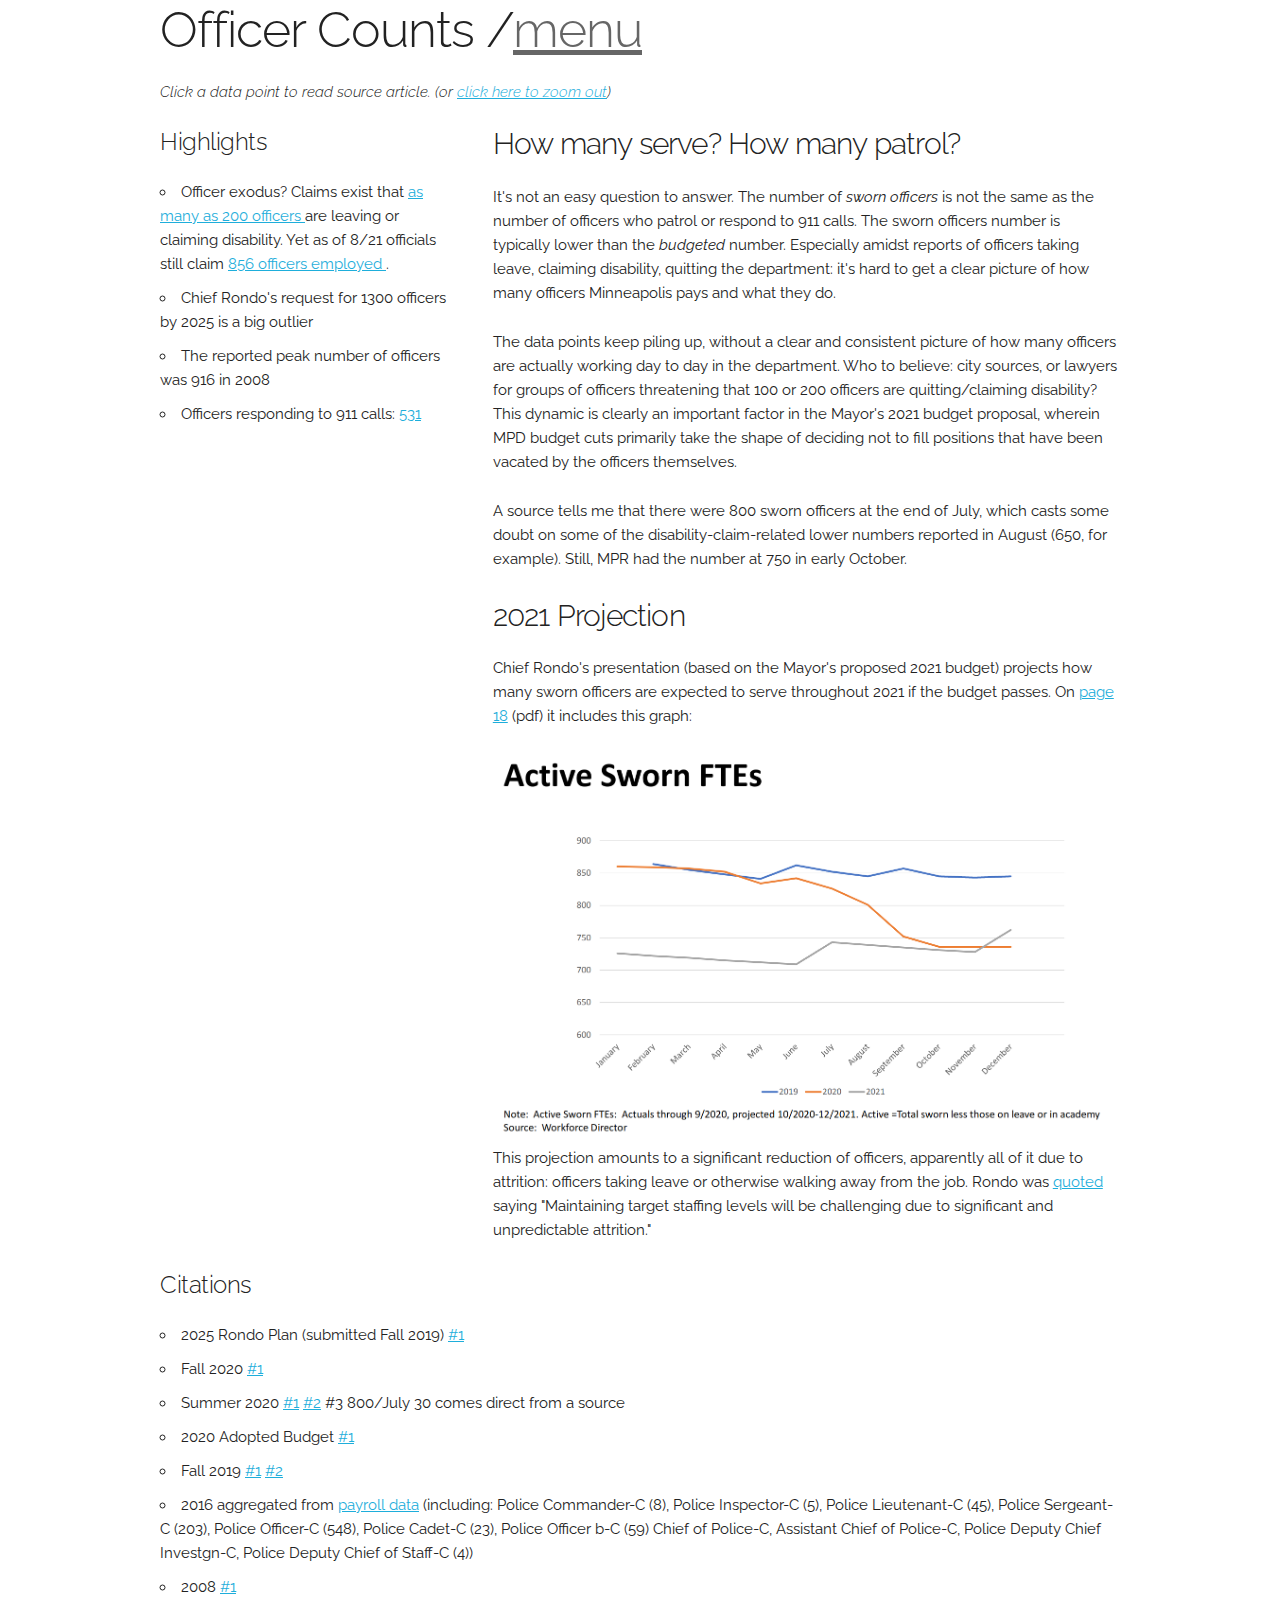
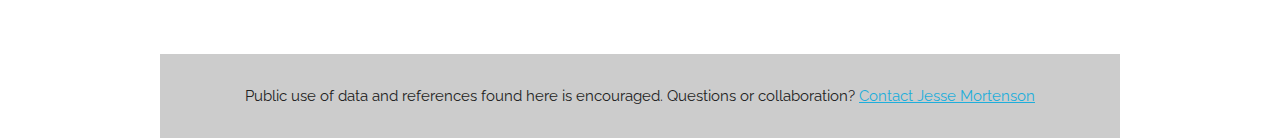
<file: officers.html>
<!DOCTYPE html>
<html lang="en">
<head>

  <meta charset="utf-8">
  <title>Officer Counts - Minneapolis Safety Data</title>
  <meta name="description" content="Data on Minneapolis safety and police issues, including police budgets, number of officers, disparities of policing impact">
  <meta name="author" content="Jesse Mortenson">

  <meta name="viewport" content="width=device-width, initial-scale=1">

  <link href="//fonts.googleapis.com/css?family=Raleway:400,300,600" rel="stylesheet" type="text/css">
  <link href="//fonts.googleapis.com/css2?family=VT323&display=swap" rel="stylesheet">

  <link rel="stylesheet" href="css/normalize.css">
  <link rel="stylesheet" href="css/skeleton.css">
  <link rel="stylesheet" href="css/mpdata.css">

  <link rel="icon" type="image/png" sizes="32x32" href="/favicon-32x32.png" />
  <link rel="icon" type="image/png" sizes="16x16" href="/favicon-16x16.png" />
  <link rel="apple-touch-icon" sizes="180x180" href="/apple-touch-icon.png" />
  <link rel="mask-icon" href="/safari-pinned-tab.svg" color="#5bbad5" />
  <meta name="theme-color" content="#ffffff" />

  <script async defer data-domain="minneapolissafetydata.com" src="https://plausible.io/js/plausible.js"></script>

</head>
<body>

  <div class="container">
    <div class="row">
      <div class="twelve columns masthead">
        <h1>Officer Counts /<a href="#" class="nav-activator">menu</a></h1>
        <nav>
          <ul role="navigation">
            <li><h3><a href="index.html">Home</a></h3></li>
            <li><h3><a href="new.html">New Safety Services</a></h3></li>
            <li><h3><a href="budget.html">Budget</a></h3></li>
            <li><h3><a href="disparities.html">Disparities</a></h3></li>
            <li><h3><a href="crimesolving.html">Solving Crime</a></h3></li>
            <li><h3><a href="links.html">More Info</a></h3></li>
          </ul>
        </nav>
      </div>
    </div>

    <div class="row">
      <div class="twelve columns">
        <div id="chart"></div>
      </div>
    </div>

    <div class="row">
      <div class="twelve columns chart-title">
        <h6><em>Click a data point to read source article. (or <a href="#" onclick="drawOfficerChart(false)">click here to zoom out</a>)</em></h6>
      </div>
    </div>

    <div class="row">
      <div class="four columns">
        <h5>Highlights</h5>
        <ul>
          <li>Officer exodus? Claims exist that
            <a href="https://www.startribune.com/staggering-number-of-mpls-cops-are-filing-disability-claims/571809512/" target="_blank">
              as many as 200 officers
            </a>
            are leaving or claiming disability. Yet as of 8/21 officials still claim
            <a href="https://www.mprnews.org/story/2020/08/20/plaintiffs-sue-to-keep-minneapolis-cops-on-the-job" target="_blank">
              856 officers employed
            </a>
            .
          </li>
          <li>Chief Rondo's request for 1300 officers by 2025 is a big outlier</li>
          <li>The reported peak number of officers was 916 in 2008</li>
          <li>Officers responding to 911 calls:
            <a href="https://kstp.com/news/minneapolis-loses-more-police-officers-to-disability-claims-october-12-2020/5892953/" target="_blank">531</a>
          </li>
        </ul>
      </div>

      <div class="eight columns">
        <h4>How many serve? How many patrol?</h4>
        <p>It's not an easy question to answer. The number of <em>sworn officers</em> is not the same as the number
        of officers who patrol or respond to 911 calls. The sworn officers number is typically lower than the
        <em>budgeted</em> number. Especially amidst reports of officers taking leave, claiming disability, quitting
        the department: it's hard to get a clear picture of how many officers Minneapolis pays and what they do.</p>
        <p>The data points keep piling up, without a clear and consistent picture of how many officers are actually
        working day to day in the department. Who to believe: city sources, or lawyers for groups of officers threatening
        that 100 or 200 officers are quitting/claiming disability? This dynamic is clearly an important
        factor in the Mayor's 2021 budget proposal, wherein MPD budget cuts primarily take the shape of deciding
        not to fill positions that have been vacated by the officers themselves.</p>
        <p>A source tells me that there were 800 sworn officers at the end of July, which casts some doubt on some
        of the disability-claim-related lower numbers reported in August (650, for example). Still, MPR had the number
        at 750 in early October.</p>
        <h4>2021 Projection</h4>
        <p>Chief Rondo's presentation (based on the Mayor's proposed 2021 budget) projects how many sworn officers are
        expected to serve throughout 2021 if the budget passes. On
          <a href="https://lims.minneapolismn.gov/Download/File/4387/2021%20Budget%20Presentation%20-%20Police%20Department.pdf" target="_blank">page 18</a>
        (pdf) it includes this graph:</p>
        <img src="images/rondo-budget-proposal-sworn-fte.png" style="width: 100%" alt="Chief Rondo sworn officers projection through 2021" />
        <p>This projection amounts to a significant reduction of officers, apparently all of it due to attrition: officers
        taking leave or otherwise walking away from the job. Rondo was
          <a href="https://www.mprnews.org/story/2020/10/08/minneapolis-chief-will-try-to-make-do-with-fewer-officers-in-2021" target="_blank">quoted</a>
          saying "Maintaining target staffing
          levels will be challenging due to significant and unpredictable attrition."</p>
      </div>
    </div>

    <div class="row">
      <div class="twelve columns">
        <h5>Citations</h5>
        <ul>
          <li>
            2025 Rondo Plan (submitted Fall 2019)
            <a href="https://www.startribune.com/in-minneapolis-911-nonresponses-underscore-needs-for-more-cops-advocates-say/513295582/" target="_blank">#1</a>
          </li>
          <li>
            Fall 2020
            <a href="https://www.mprnews.org/story/2020/10/08/minneapolis-chief-will-try-to-make-do-with-fewer-officers-in-2021" target="_blank">#1</a>
          </li>
          <li>
            Summer 2020
            <a href="https://www.startribune.com/staggering-number-of-mpls-cops-are-filing-disability-claims/571809512/" target="_blank">#1</a>
            <a href="https://www.mprnews.org/story/2020/08/20/plaintiffs-sue-to-keep-minneapolis-cops-on-the-job" target="_blank">#2</a>
            #3 800/July 30 comes direct from a source
          </li>
          <li>
            2020 Adopted Budget
            <a href="https://www.minnpost.com/metro/2019/12/with-budget-moves-minneapolis-council-looks-to-take-middle-path-on-public-safety/" target="_blank">#1</a>
          </li>
          <li>
            Fall 2019
            <a href="https://www.startribune.com/in-minneapolis-911-nonresponses-underscore-needs-for-more-cops-advocates-say/513295582/" target="_blank">#1</a>
            <a href="https://minnesota.cbslocal.com/2019/10/15/how-many-police-officers-should-a-city-have/" target="_blank">#2</a>
          </li>
          <li>
            2016 aggregated from
            <a href="https://www.muckrock.com/foi/minneapolis-1607/city-employee-salary-information-minneapolis-20925/#comm-409976" target="_blank">payroll data</a>
            (including:    Police Commander-C (8), Police Inspector-C (5), Police Lieutenant-C (45),
            Police Sergeant-C (203), Police Officer-C (548), Police Cadet-C (23), Police Officer b-C (59)
            Chief of Police-C, Assistant Chief of Police-C, Police Deputy Chief Investgn-C,
            Police Deputy Chief of Staff-C (4))
          </li>
          <li>
            2008
            <a href="https://www.startribune.com/minneapolis-police-chief-reiterates-desire-to-grow-department-to-1-000-cops-despite-growing-resistance/507060382/" target="_blank">#1</a>
          </li>
        </ul>
      </div>
    </div>

    <div class="row">
      <footer>
        Public use of data and references found here is encouraged.
        Questions or collaboration?
        <a href="mailto:jessemortenson+safetydata@gmail.com">Contact Jesse Mortenson</a>
      </footer>
    </div>
  </div>

  <script src="js/mpdata.js"></script>
  <script src="https://d3js.org/d3.v5.min.js"></script>
  <script src="https://d3js.org/d3-time.v2.min.js"></script>
  <script type="text/javascript">
    const drawOfficerChart = (zoomed) => {
      const allData = [
        { x: '2025-01-01', y: 1300, tag: 'Chief Rondo', label: 'Chief Rondo\'s budget request', url: 'https://www.startribune.com/in-minneapolis-911-nonresponses-underscore-needs-for-more-cops-advocates-say/513295582/'},
        { x: '2021-12-01', y: 760, tag: 'Rondo budget', label: 'Rondo projection', url: 'https://lims.minneapolismn.gov/Download/File/4387/2021%20Budget%20Presentation%20-%20Police%20Department.pdf' },
        { x: '2021-07-01', y: 745, tag: 'Rondo budget', label: 'Rondo projection', url: 'https://lims.minneapolismn.gov/Download/File/4387/2021%20Budget%20Presentation%20-%20Police%20Department.pdf' },
        { x: '2021-01-01', y: 725, tag: 'Rondo budget', label: 'Rondo projection', url: 'https://lims.minneapolismn.gov/Download/File/4387/2021%20Budget%20Presentation%20-%20Police%20Department.pdf' },
        { x: '2020-10-12', y: 675, tag: 'disability/quit?', label: 'Reported', url: 'https://kstp.com/news/minneapolis-loses-more-police-officers-to-disability-claims-october-12-2020/5892953/' },
        { x: '2020-10-08', y: 750, tag: 'reported', label: 'Reported', url: 'https://www.mprnews.org/story/2020/10/08/minneapolis-chief-will-try-to-make-do-with-fewer-officers-in-2021' },
        { x: '2020-08-21', y: 743, yskew: 12, tag: 'charter min.', label: 'Charter-mandated minimum', url: 'https://www.mprnews.org/story/2020/08/20/plaintiffs-sue-to-keep-minneapolis-cops-on-the-job' },
        { x: '2020-08-14', y: 750, yskew: -12, tag: 'disability/quit?', label: 'Reported', url: 'https://www.mprnews.org/story/2020/08/14/minneapolis-mayor-calls-for-unity-outlines-broad-plan-for-city-budget' },
        { x: '2020-08-21', y: 856, yskew: -12, tag: 'reported', label: 'Reported', url: 'https://www.mprnews.org/story/2020/08/20/plaintiffs-sue-to-keep-minneapolis-cops-on-the-job' },
        { x: '2020-07-17', y: 850, yskew: 12, tag: 'reported', label: 'Reported', url: 'https://www.startribune.com/staggering-number-of-mpls-cops-are-filing-disability-claims/571809512/'},
        { x: '2020-07-17', y: 650, tag: 'disability/quit?', label: '-Disability claims', url: 'https://www.startribune.com/staggering-number-of-mpls-cops-are-filing-disability-claims/571809512/' },
        { x: '2020-07-30', y: 800, tag: 'reported', label: 'Reported', url: '#'},
        { x: '2020-01-01', y: 902, tag: 'budgeted', label: 'Adopted budget #', url: 'https://www.minnpost.com/metro/2019/12/with-budget-moves-minneapolis-council-looks-to-take-middle-path-on-public-safety/'},
        { x: '2019-10-01', y: 888, tag: 'reported', label: 'Reported', url: 'https://minnesota.cbslocal.com/2019/10/15/how-many-police-officers-should-a-city-have/'},
        { x: '2016-12-01', y: 896, tag: 'reported', label: 'Public payroll data', url: 'https://www.muckrock.com/foi/minneapolis-1607/city-employee-salary-information-minneapolis-20925/#comm-409976'},
        { x: '2008-07-01', y: 916, tag: 'reported', label: 'Reported all-time peak', url: 'https://www.startribune.com/minneapolis-police-chief-reiterates-desire-to-grow-department-to-1-000-cops-despite-growing-resistance/507060382/'}
      ];

      const data = zoomed ? allData.filter(dp => dp.x > '2019-04-01' && dp.x < '2021-08-01') : allData;

      const width = 700;
      const height = 500;
      const parseDate = d3.isoParse;
      const dateParsedData = data.map(d => ({...d, x: parseDate(d.x)}));

      const margin = {
        top: 10,
        right: 40,
        bottom: 10,
        left: 40
      };

      const x = d3.scaleTime()
        .domain([
          d3.timeDay.floor(d3.min(dateParsedData, d => d.x)),
          d3.timeDay.ceil(d3.max(dateParsedData, d => d.x))
        ])
        .rangeRound([margin.left, width - margin.right])
        .nice()
      const yMax = zoomed ? 1000 : 1350;
      const y = d3.scaleLinear()
        .domain([yMax, 600])
        .rangeRound([margin.top, height - margin.top])
      const xAxis = d3.axisBottom()
        .scale(x);
      const yAxis = d3.axisLeft(y)

      const chart = d3.select("#chart");

      if (document.querySelector('#chart svg')) {
        // remove the old chart
        chart.selectAll("svg")
          .remove();
      }

      const svg = chart.append("svg")
        .attr("width", '100%') // width + margin.left + margin.right)
        .attr("height", '100%') // height + margin.top + margin.bottom)
        .attr("viewBox", [0, 0, width + margin.left + margin.right, height + margin.top + margin.bottom]);

      svg.append("g")
        .attr("class", "x axis")
        .attr("transform", "translate(0," + height + ")")
        .call(xAxis.ticks(null).tickSize(0).tickFormat(d3.timeFormat("%m/%y")))

      svg.append("g")
        .attr("class", "y axis")
        .call(yAxis)
        .attr('transform', `translate(${margin.left},${margin.top})`)


      const gdots = svg.selectAll("g.dot")
        .data(dateParsedData)
        .enter()
        .append('g')
          .attr('class', 'datapoint')
          .append("a")
            .attr("href", function (d) {
              return d.url;
            })
            .attr("target", "_blank");

      gdots.append("circle")
        .attr("class", "dot")
        .attr("r", function (d) {
          return 5;
        })
        .attr("cx", function (d) {
          return x(d.x);
        })
        .attr("cy", function (d) {
          return y(d.y);
        })
        .style("fill", function (d) {
          if (d.tag === 'budgeted' || d.tag === 'charter min.' || d.tag === 'Rondo budget') {
            return '#60885E';
          } else if (d.tag === 'disability/quit?') {
            return '#987D7C';
          } else if (d.tag === 'Chief Rondo') {
            return '#425986';
          } else {
            return '#A3B9C9';
          }
        });

      // Code to automatically generate vertical skew ... just didn't work as well as manually setting it lol
      // const textLikelyOverlaps = (d, otherD) => Math.abs(x(otherD.x) - x(d.x)) < 70 && Math.abs(y(otherD.y) - y(d.y)) < 20;
      // const notSameDatum = (d, otherD) => otherD.x !== d.x || otherD.y !== d.y;
      // const reduceTextOverlapFactory = (d) => (foundY, otherD) => {
      //   if (textLikelyOverlaps(d, otherD) && notSameDatum(d, otherD)) {
      //     return (otherD.y > d.y) ? y(d.y) + 12 : y(d.y) - 12;
      //   }
      //   return foundY;
      // }
      gdots.append("text")
        .text(function (d) {
          return `${d.y} (${d.tag})`;
        })
        .attr("class", "datapoint-label")
        .attr("font-size", "10px")
        .attr("x", function (d) {
          return x(d.x) + 10;
        })
        .attr("y", function (d) {
          const skewed = d.yskew ? y(d.y) + d.yskew : y(d.y);
          const adjustedY = skewed; // dateParsedData.reduce(reduceTextOverlapFactory(d), y(d.y));
          return adjustedY + 4;
        });

      const zoomTangle = {
        x: x(new Date('2016-01-01')),
        y: y(950)
      };

      if (!zoomed) {
        zoomTangle.width = x(new Date('2025-01-01')) - zoomTangle.x;
        zoomTangle.height = y(600) - zoomTangle.y;
        zoomTangleG = svg.append("g")
          .attr("class", "zoomtangle")
        zoomTangleG.append("rect")
          .attr("class", "zoomtangle")
          .attr("x", zoomTangle.x)
          .attr("y", zoomTangle.y)
          .attr("width", zoomTangle.width)
          .attr("height", zoomTangle.height);
        zoomTangleG.append("text")
          .text("Click to Zoom")
          .attr("class", "zoomtangle-label")
          .attr("x", zoomTangle.x)
          .attr("y", zoomTangle.y);

        zoomTangleG.on("click", () => {
          drawOfficerChart(true);
        });
      }
    }

    const drawDefaultOfficerChart = () => {
      drawOfficerChart(true);
    }

    // load chart when DOM is ready
    if (document.readyState!=='loading') drawDefaultOfficerChart();
    else if (document.addEventListener) document.addEventListener('DOMContentLoaded', drawDefaultOfficerChart);
    else document.attachEvent('onreadystatechange', function(){
      if (document.readyState==='complete') drawDefaultOfficerChart();
    });
  </script>
</body>
</html>
</file>
<file: css/skeleton.css>
/*
* Skeleton V2.0.4
* Copyright 2014, Dave Gamache
* www.getskeleton.com
* Free to use under the MIT license.
* http://www.opensource.org/licenses/mit-license.php
* 12/29/2014
*/


/* Table of contents
––––––––––––––––––––––––––––––––––––––––––––––––––
- Grid
- Base Styles
- Typography
- Links
- Buttons
- Forms
- Lists
- Code
- Tables
- Spacing
- Utilities
- Clearing
- Media Queries
*/


/* Grid
–––––––––––––––––––––––––––––––––––––––––––––––––– */
.container {
  position: relative;
  width: 100%;
  max-width: 960px;
  margin: 0 auto;
  padding: 0 20px;
  box-sizing: border-box; }
.column,
.columns {
  width: 100%;
  float: left;
  box-sizing: border-box; }

/* For devices larger than 400px */
@media (min-width: 400px) {
  .container {
    width: 85%;
    padding: 0; }
}

/* For devices larger than 550px */
@media (min-width: 550px) {
  .container {
    width: 80%; }
  .column,
  .columns {
    margin-left: 4%; }
  .column:first-child,
  .columns:first-child {
    margin-left: 0; }

  .one.column,
  .one.columns                    { width: 4.66666666667%; }
  .two.columns                    { width: 13.3333333333%; }
  .three.columns                  { width: 22%;            }
  .four.columns                   { width: 30.6666666667%; }
  .five.columns                   { width: 39.3333333333%; }
  .six.columns                    { width: 48%;            }
  .seven.columns                  { width: 56.6666666667%; }
  .eight.columns                  { width: 65.3333333333%; }
  .nine.columns                   { width: 74.0%;          }
  .ten.columns                    { width: 82.6666666667%; }
  .eleven.columns                 { width: 91.3333333333%; }
  .twelve.columns                 { width: 100%; margin-left: 0; }

  .one-third.column               { width: 30.6666666667%; }
  .two-thirds.column              { width: 65.3333333333%; }

  .one-half.column                { width: 48%; }

  /* Offsets */
  .offset-by-one.column,
  .offset-by-one.columns          { margin-left: 8.66666666667%; }
  .offset-by-two.column,
  .offset-by-two.columns          { margin-left: 17.3333333333%; }
  .offset-by-three.column,
  .offset-by-three.columns        { margin-left: 26%;            }
  .offset-by-four.column,
  .offset-by-four.columns         { margin-left: 34.6666666667%; }
  .offset-by-five.column,
  .offset-by-five.columns         { margin-left: 43.3333333333%; }
  .offset-by-six.column,
  .offset-by-six.columns          { margin-left: 52%;            }
  .offset-by-seven.column,
  .offset-by-seven.columns        { margin-left: 60.6666666667%; }
  .offset-by-eight.column,
  .offset-by-eight.columns        { margin-left: 69.3333333333%; }
  .offset-by-nine.column,
  .offset-by-nine.columns         { margin-left: 78.0%;          }
  .offset-by-ten.column,
  .offset-by-ten.columns          { margin-left: 86.6666666667%; }
  .offset-by-eleven.column,
  .offset-by-eleven.columns       { margin-left: 95.3333333333%; }

  .offset-by-one-third.column,
  .offset-by-one-third.columns    { margin-left: 34.6666666667%; }
  .offset-by-two-thirds.column,
  .offset-by-two-thirds.columns   { margin-left: 69.3333333333%; }

  .offset-by-one-half.column,
  .offset-by-one-half.columns     { margin-left: 52%; }

}


/* Base Styles
–––––––––––––––––––––––––––––––––––––––––––––––––– */
/* NOTE
html is set to 62.5% so that all the REM measurements throughout Skeleton
are based on 10px sizing. So basically 1.5rem = 15px :) */
html {
  font-size: 62.5%; }
body {
  font-size: 1.5em; /* currently ems cause chrome bug misinterpreting rems on body element */
  line-height: 1.6;
  font-weight: 400;
  font-family: "Raleway", "HelveticaNeue", "Helvetica Neue", Helvetica, Arial, sans-serif;
  color: #222; }


/* Typography
–––––––––––––––––––––––––––––––––––––––––––––––––– */
h1, h2, h3, h4, h5, h6 {
  margin-top: 0;
  margin-bottom: 2rem;
  font-weight: 300; }
h1 { font-size: 4.0rem; line-height: 1.2;  letter-spacing: -.1rem;}
h2 { font-size: 3.6rem; line-height: 1.25; letter-spacing: -.1rem; }
h3 { font-size: 3.0rem; line-height: 1.3;  letter-spacing: -.1rem; }
h4 { font-size: 2.4rem; line-height: 1.35; letter-spacing: -.08rem; }
h5 { font-size: 1.8rem; line-height: 1.5;  letter-spacing: -.05rem; }
h6 { font-size: 1.5rem; line-height: 1.6;  letter-spacing: 0; }

/* Larger than phablet */
@media (min-width: 550px) {
  h1 { font-size: 5.0rem; }
  h2 { font-size: 4.2rem; }
  h3 { font-size: 3.6rem; }
  h4 { font-size: 3.0rem; }
  h5 { font-size: 2.4rem; }
  h6 { font-size: 1.5rem; }
}

p {
  margin-top: 0; }


/* Links
–––––––––––––––––––––––––––––––––––––––––––––––––– */
a {
  color: #1EAEDB; }
a:hover {
  color: #0FA0CE; }


/* Buttons
–––––––––––––––––––––––––––––––––––––––––––––––––– */
.button,
button,
input[type="submit"],
input[type="reset"],
input[type="button"] {
  display: inline-block;
  height: 38px;
  padding: 0 30px;
  color: #555;
  text-align: center;
  font-size: 11px;
  font-weight: 600;
  line-height: 38px;
  letter-spacing: .1rem;
  text-transform: uppercase;
  text-decoration: none;
  white-space: nowrap;
  background-color: transparent;
  border-radius: 4px;
  border: 1px solid #bbb;
  cursor: pointer;
  box-sizing: border-box; }
.button:hover,
button:hover,
input[type="submit"]:hover,
input[type="reset"]:hover,
input[type="button"]:hover,
.button:focus,
button:focus,
input[type="submit"]:focus,
input[type="reset"]:focus,
input[type="button"]:focus {
  color: #333;
  border-color: #888;
  outline: 0; }
.button.button-primary,
button.button-primary,
input[type="submit"].button-primary,
input[type="reset"].button-primary,
input[type="button"].button-primary {
  color: #FFF;
  background-color: #33C3F0;
  border-color: #33C3F0; }
.button.button-primary:hover,
button.button-primary:hover,
input[type="submit"].button-primary:hover,
input[type="reset"].button-primary:hover,
input[type="button"].button-primary:hover,
.button.button-primary:focus,
button.button-primary:focus,
input[type="submit"].button-primary:focus,
input[type="reset"].button-primary:focus,
input[type="button"].button-primary:focus {
  color: #FFF;
  background-color: #1EAEDB;
  border-color: #1EAEDB; }


/* Forms
–––––––––––––––––––––––––––––––––––––––––––––––––– */
input[type="email"],
input[type="number"],
input[type="search"],
input[type="text"],
input[type="tel"],
input[type="url"],
input[type="password"],
textarea,
select {
  height: 38px;
  padding: 6px 10px; /* The 6px vertically centers text on FF, ignored by Webkit */
  background-color: #fff;
  border: 1px solid #D1D1D1;
  border-radius: 4px;
  box-shadow: none;
  box-sizing: border-box; }
/* Removes awkward default styles on some inputs for iOS */
input[type="email"],
input[type="number"],
input[type="search"],
input[type="text"],
input[type="tel"],
input[type="url"],
input[type="password"],
textarea {
  -webkit-appearance: none;
     -moz-appearance: none;
          appearance: none; }
textarea {
  min-height: 65px;
  padding-top: 6px;
  padding-bottom: 6px; }
input[type="email"]:focus,
input[type="number"]:focus,
input[type="search"]:focus,
input[type="text"]:focus,
input[type="tel"]:focus,
input[type="url"]:focus,
input[type="password"]:focus,
textarea:focus,
select:focus {
  border: 1px solid #33C3F0;
  outline: 0; }
label,
legend {
  display: block;
  margin-bottom: .5rem;
  font-weight: 600; }
fieldset {
  padding: 0;
  border-width: 0; }
input[type="checkbox"],
input[type="radio"] {
  display: inline; }
label > .label-body {
  display: inline-block;
  margin-left: .5rem;
  font-weight: normal; }


/* Lists
–––––––––––––––––––––––––––––––––––––––––––––––––– */
ul {
  list-style: circle inside; }
ol {
  list-style: decimal inside; }
ol, ul {
  padding-left: 0;
  margin-top: 0; }
ul ul,
ul ol,
ol ol,
ol ul {
  margin: 1.5rem 0 1.5rem 3rem;
  font-size: 90%; }
li {
  margin-bottom: 1rem; }


/* Code
–––––––––––––––––––––––––––––––––––––––––––––––––– */
code {
  padding: .2rem .5rem;
  margin: 0 .2rem;
  font-size: 90%;
  white-space: nowrap;
  background: #F1F1F1;
  border: 1px solid #E1E1E1;
  border-radius: 4px; }
pre > code {
  display: block;
  padding: 1rem 1.5rem;
  white-space: pre; }


/* Tables
–––––––––––––––––––––––––––––––––––––––––––––––––– */
th,
td {
  padding: 12px 15px;
  text-align: left;
  border-bottom: 1px solid #E1E1E1; }
th:first-child,
td:first-child {
  padding-left: 0; }
th:last-child,
td:last-child {
  padding-right: 0; }


/* Spacing
–––––––––––––––––––––––––––––––––––––––––––––––––– */
button,
.button {
  margin-bottom: 1rem; }
input,
textarea,
select,
fieldset {
  margin-bottom: 1.5rem; }
pre,
blockquote,
dl,
figure,
table,
p,
ul,
ol,
form {
  margin-bottom: 2.5rem; }


/* Utilities
–––––––––––––––––––––––––––––––––––––––––––––––––– */
.u-full-width {
  width: 100%;
  box-sizing: border-box; }
.u-max-full-width {
  max-width: 100%;
  box-sizing: border-box; }
.u-pull-right {
  float: right; }
.u-pull-left {
  float: left; }


/* Misc
–––––––––––––––––––––––––––––––––––––––––––––––––– */
hr {
  margin-top: 3rem;
  margin-bottom: 3.5rem;
  border-width: 0;
  border-top: 1px solid #E1E1E1; }


/* Clearing
–––––––––––––––––––––––––––––––––––––––––––––––––– */

/* Self Clearing Goodness */
.container:after,
.row:after,
.u-cf {
  content: "";
  display: table;
  clear: both; }


/* Media Queries
–––––––––––––––––––––––––––––––––––––––––––––––––– */
/*
Note: The best way to structure the use of media queries is to create the queries
near the relevant code. For example, if you wanted to change the styles for buttons
on small devices, paste the mobile query code up in the buttons section and style it
there.
*/


/* Larger than mobile */
@media (min-width: 400px) {}

/* Larger than phablet (also point when grid becomes active) */
@media (min-width: 550px) {}

/* Larger than tablet */
@media (min-width: 750px) {}

/* Larger than desktop */
@media (min-width: 1000px) {}

/* Larger than Desktop HD */
@media (min-width: 1200px) {}
</file>
<file: css/mpdata.css>
/* Template */
.masthead a, .masthead a:visited {
    color: #666;
}
.masthead nav a, .masthead nav a:visited {
    color: #0FA0CE;
}
nav {
    display: none;
}
nav.active {
    display: block;
}
nav ul {
    padding-left: 2rem;
    list-style: none;
}
@media only screen and (min-width: 550px) {
    nav ul li, nav ul li h3 {
        display: inline-block;
        margin: 0 0 0 1rem;
    }
}
.first-col {
    margin-top: 5%;
}
.second-col {
    margin-top: 10%
}
@media only screen and (min-width: 550px) {
    .first-col, .second-col {
        margin-top: 5%
    }
}
footer {
    padding: 3rem;
    margin: 3rem 0 0 0;
    background-color: #ccc;
    text-align: center;
}

/* Frontpage */
.receipt-content {
    padding: 2rem 0;
    background: url("../images/receipt_bg_large.png");
    background-size: cover;
    text-align: center;
    font-family: 'VT323', monospace;
    font-size: 1.5rem;
    color: rgba(29, 29, 39, 0.9);
}
.receipt-content a {
    font-weight: bold;
    color: rgba(0, 0, 0, 0.9);
}
.receipt-content a:hover {
    color: #0FA0CE;
    text-decoration: underline;
}
@media only screen and (min-width: 550px) {
    .receipt-content {
        font-size: 2rem;
    }
}
.teasers {
    margin: 2rem 0;
}
.teasers img {
    display: block;
    width: 100%;
}
.teasers a {
    display: block;
    margin: 1rem 0;
    border: 1px solid #1EAEDB;;
}
.teasers a:hover {
    border: 1px solid #CCC;
    opacity: .5;
}
.progress {
    margin-top: 20%;
}
.entry {
    margin: 6rem 0;
}


/* Chart */
.datapoint:hover {
    cursor: pointer;
}
.datapoint:hover text {
    color: #0FA0CE;
}
.datapoint:hover .dot {
    opacity: .6;
}
.datapoint-label {
    color: red;
}

.zoomtangle {
    cursor: pointer;
}
.zoomtangle rect {
    stroke: #A3B9C9;
    stroke-width: 2;
    fill: #666;
    fill-opacity: 0.2;
}
.zoomtangle:hover rect {
    stroke: #987D7C;
    fill-opacity: 0.1;
}
.zoomtangle-label {
    color: #A3B9C9;
}
.zoomtangle:hover .zoomtangle-label {
    color: #987D7C;
}

.sankey-label {
    font-weight: bold;
}
.column-label {
    font-weight: bold;
    font-size: 120%;
}

/* Service Cards */
@media only screen and (min-width: 550px) {
    .cards-container {
        display: flex;
        flex-wrap: wrap;
    }
}
.service-card {
    border: 1px solid #666;
    padding: 1rem;
    margin: 0 1rem 1rem 0;
    flex: 0 0 30%;
}
.service-card h6 {
    margin: 0;
}
.service-card .pie-charts {
    display: flex;
}
.service-card .pie-charts .pie-container {
    flex: 50%;
    text-align: center;
    margin-right: 1rem;
}
.service-card .pie-charts .pie-container .label {
    font-size: 80%;
}
.service-card .pie-charts .pie-container svg {
    margin: auto;
}
</file>
